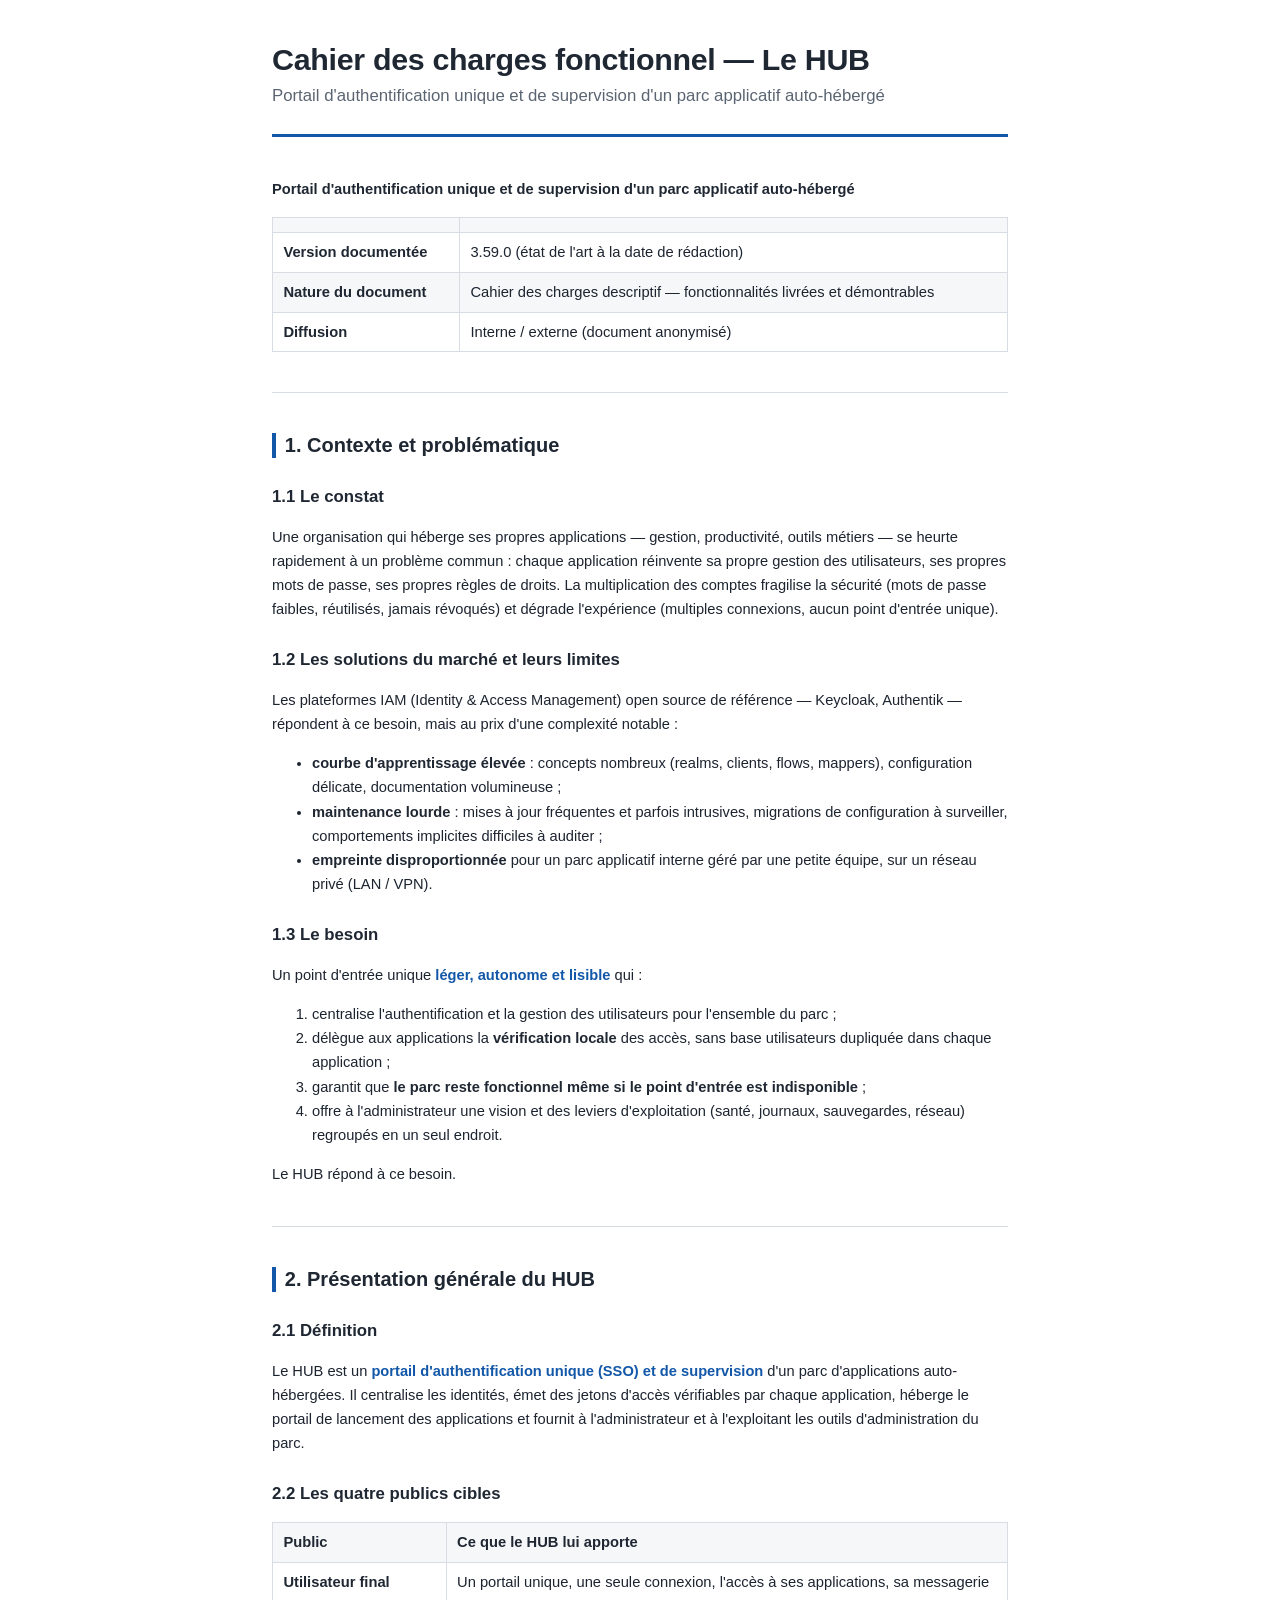
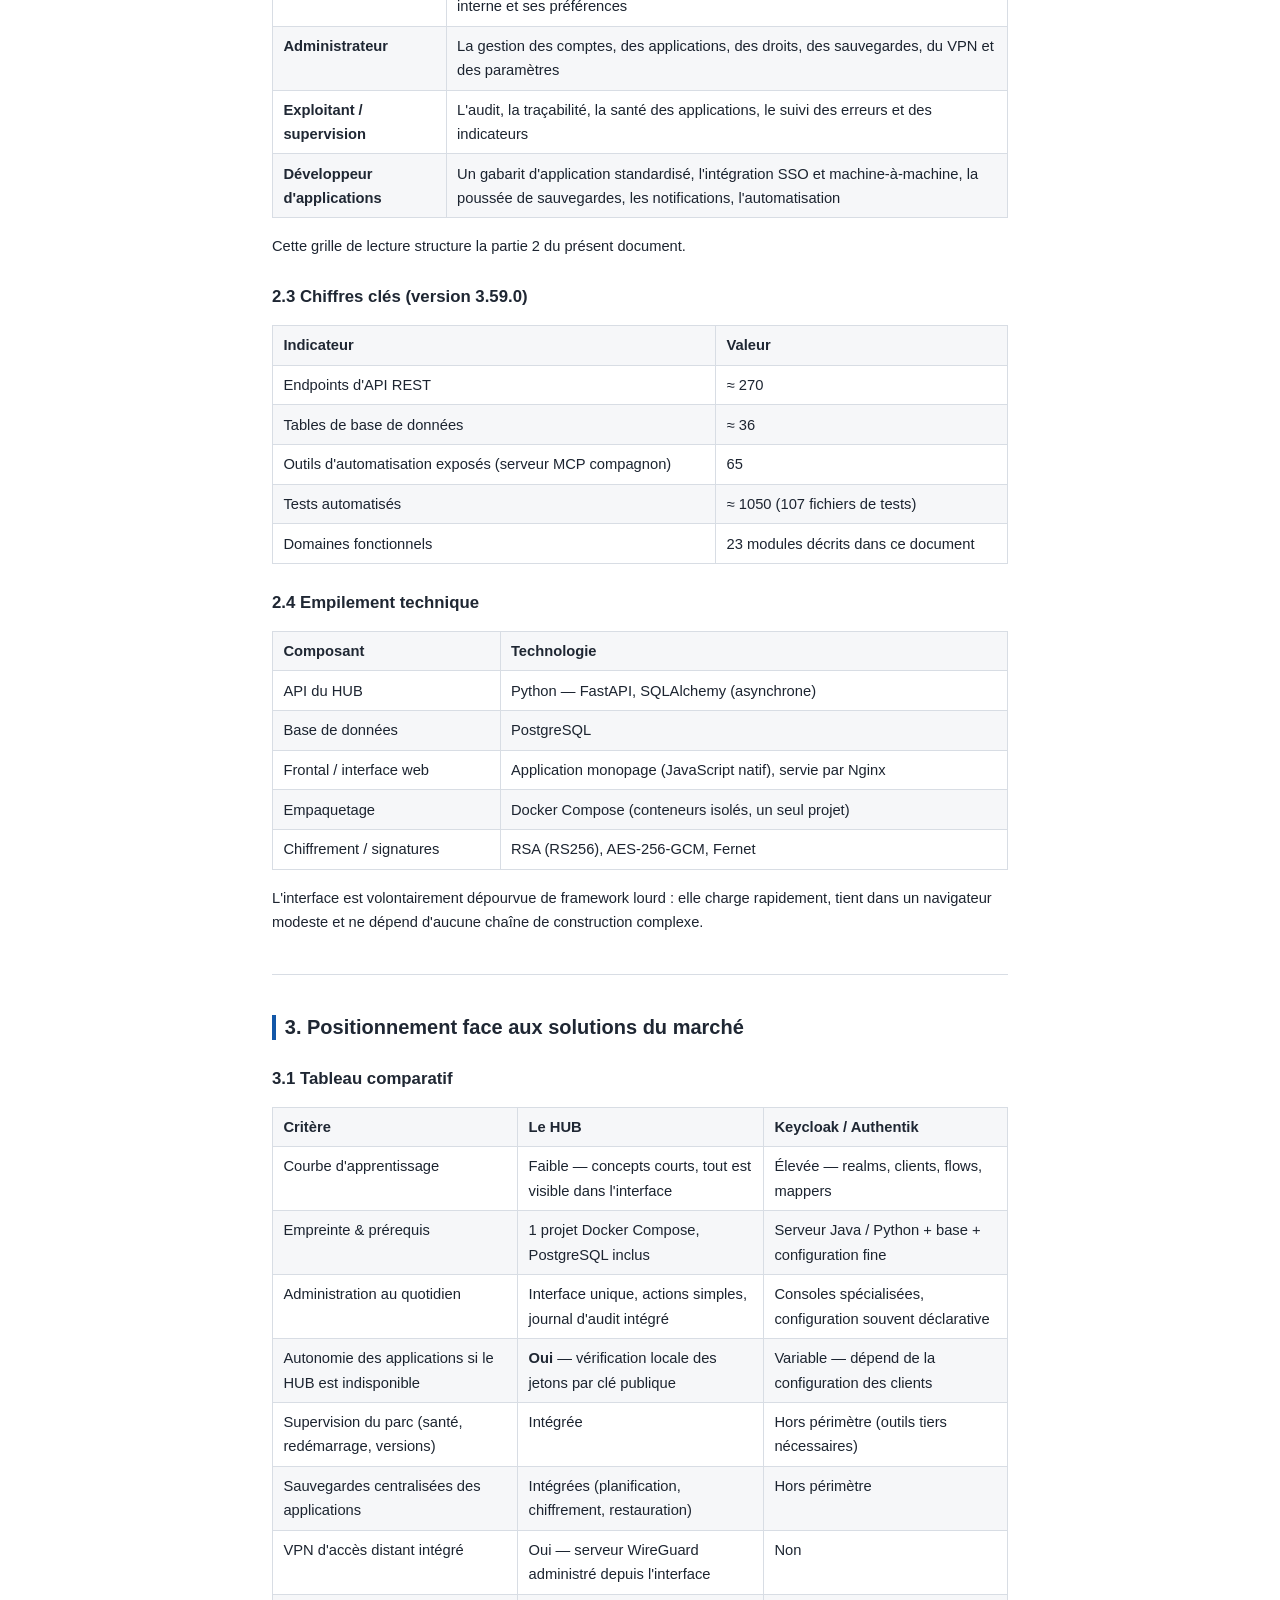
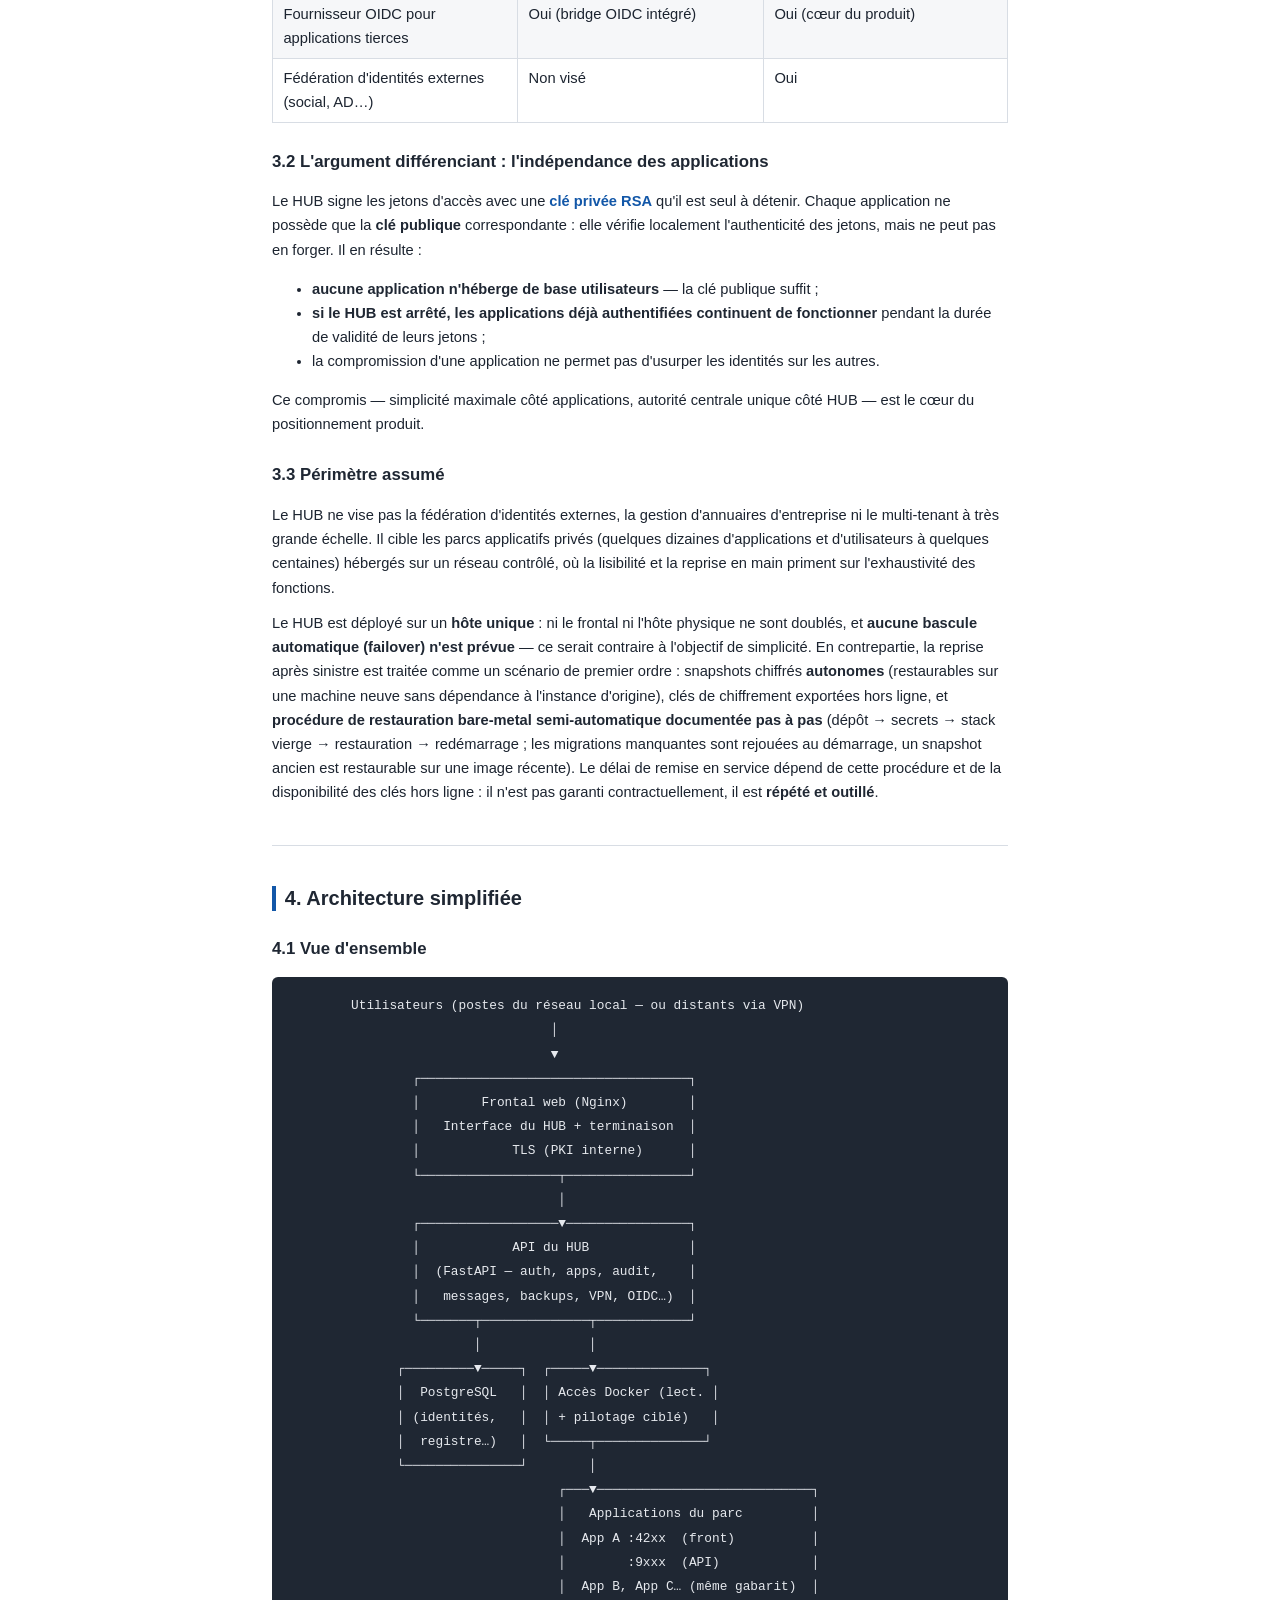
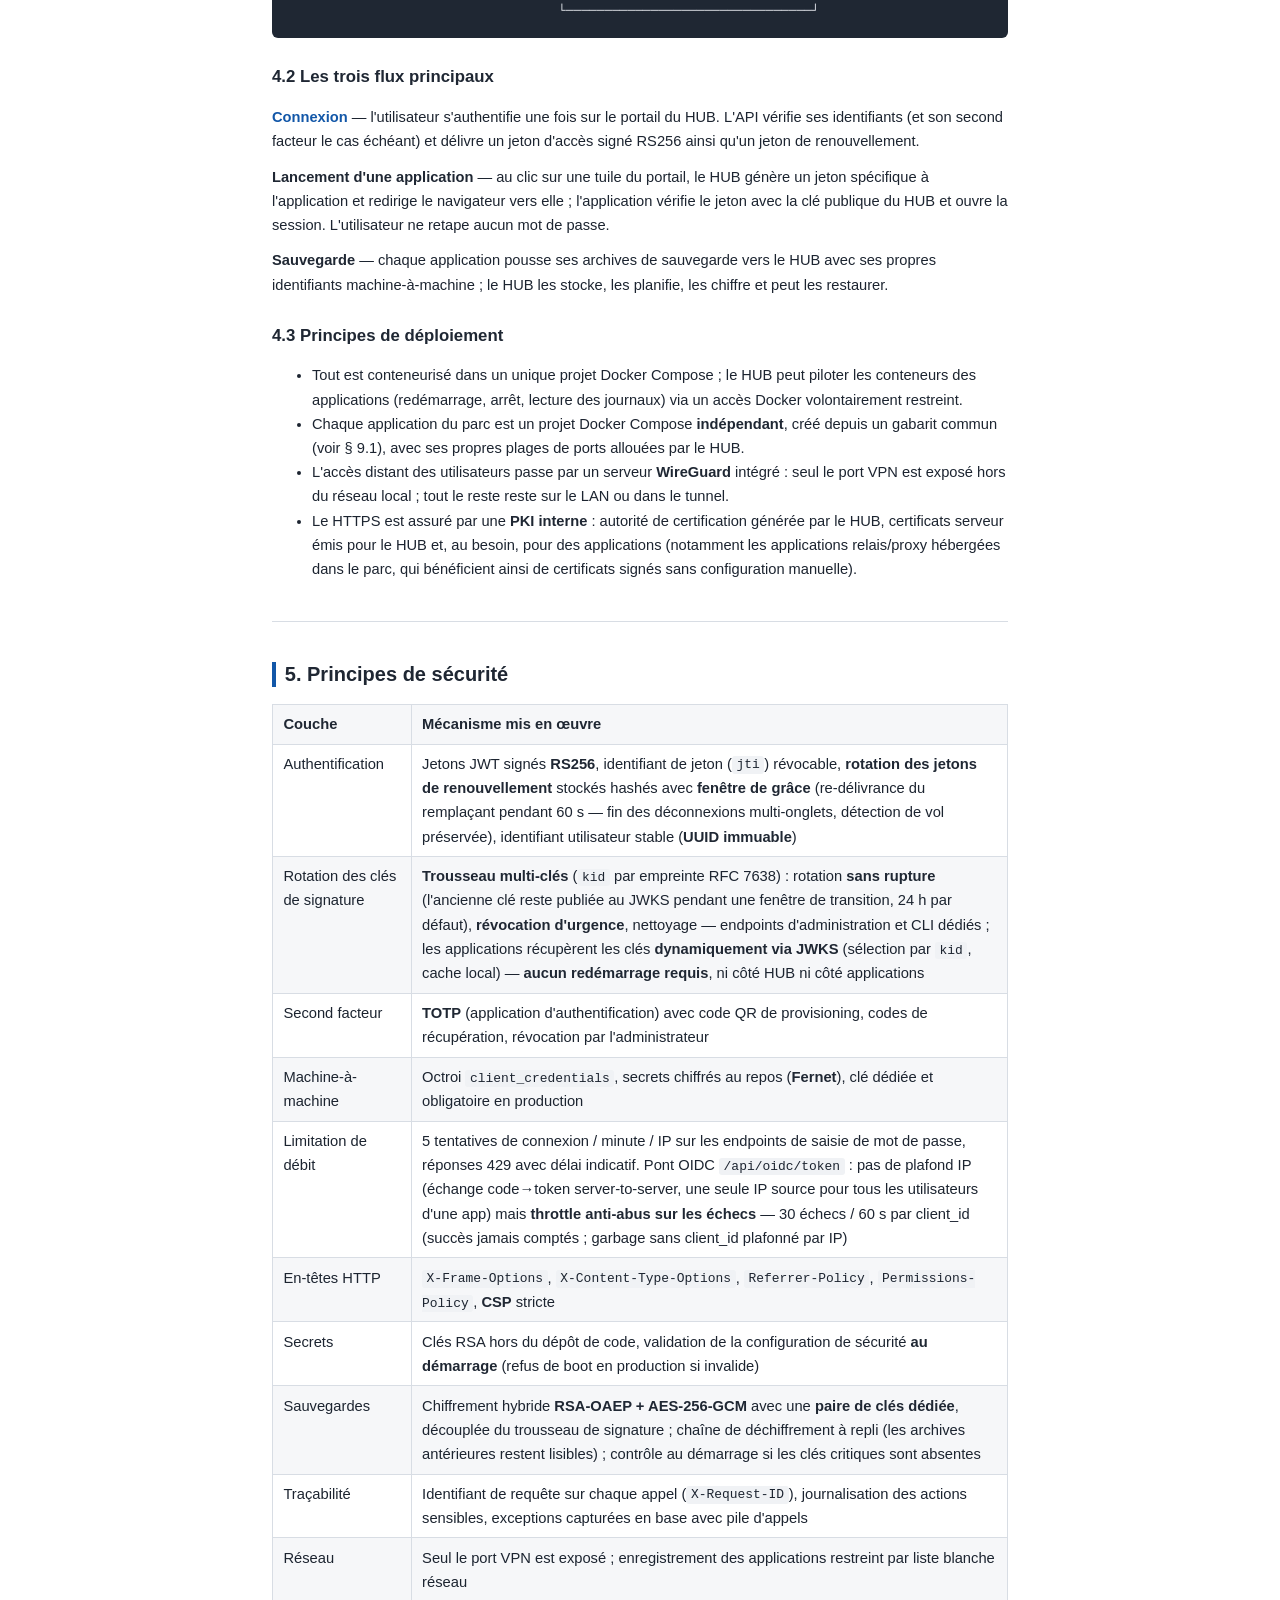
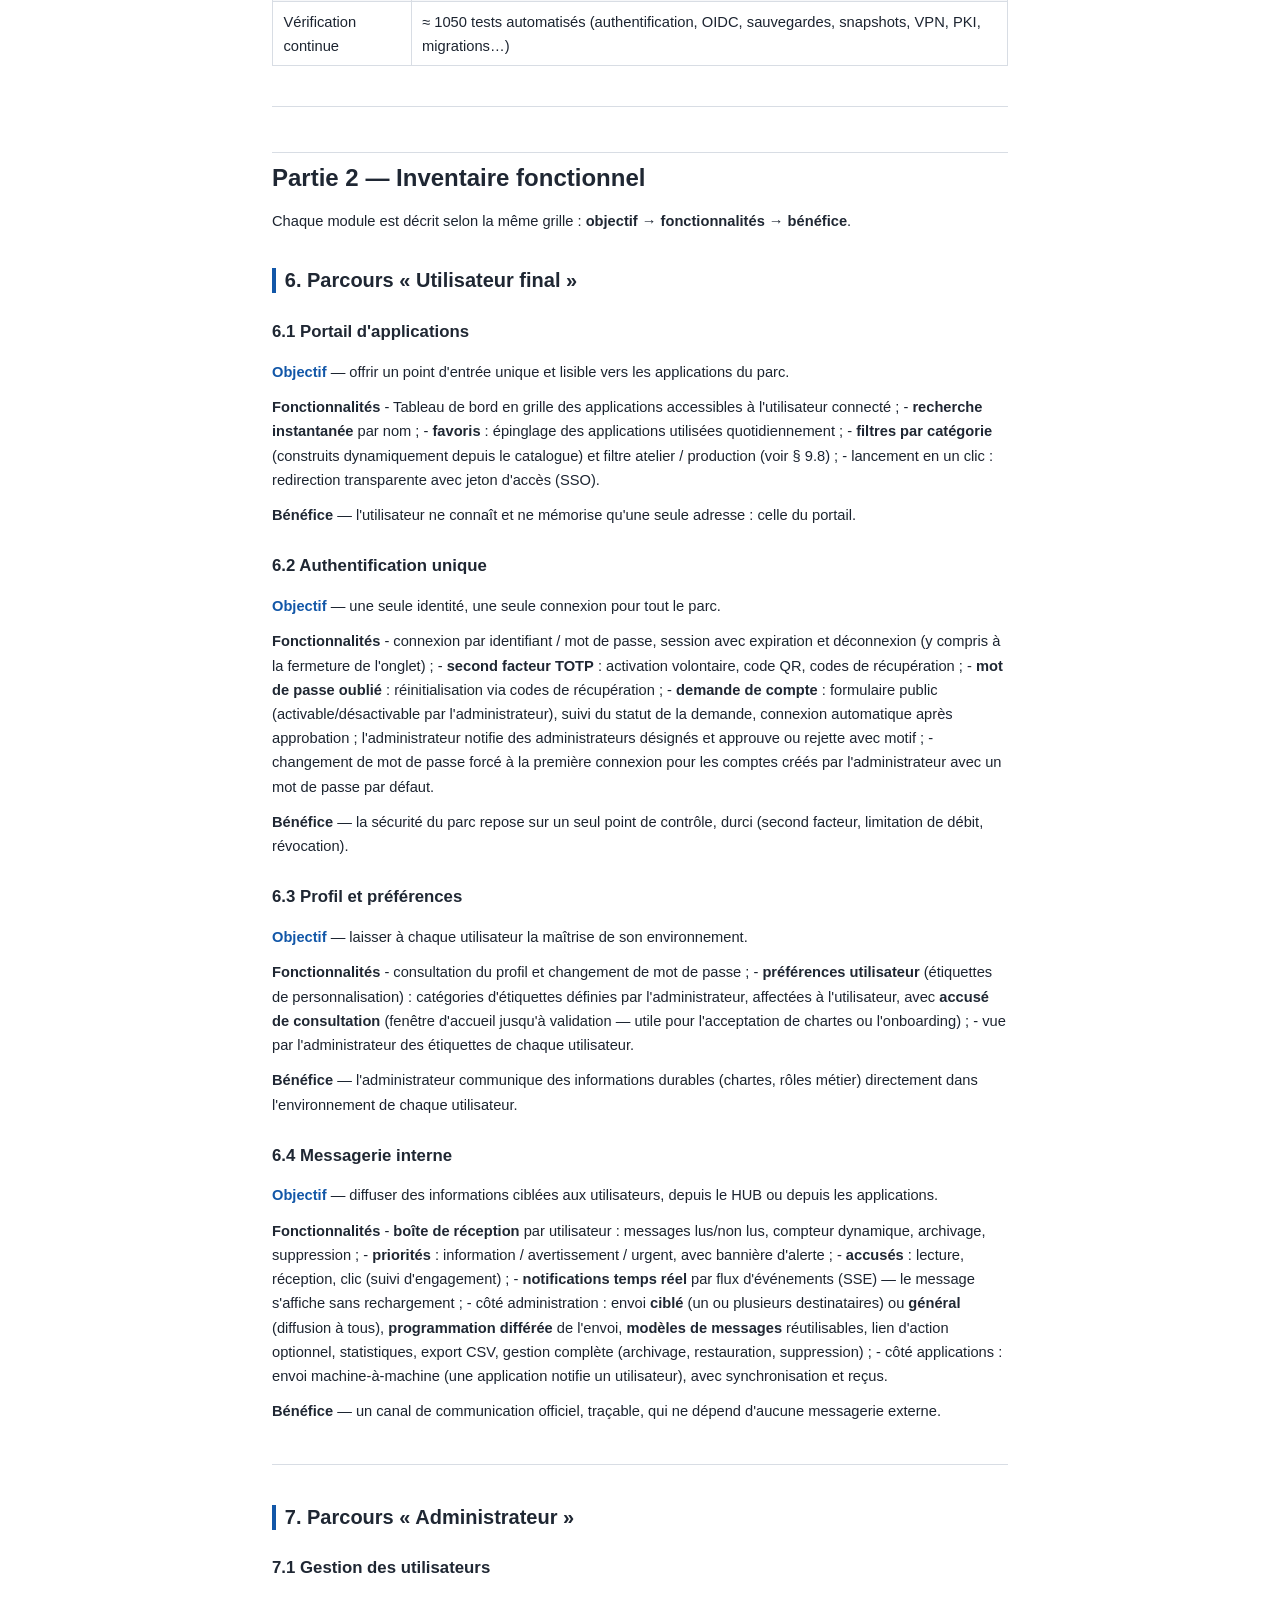
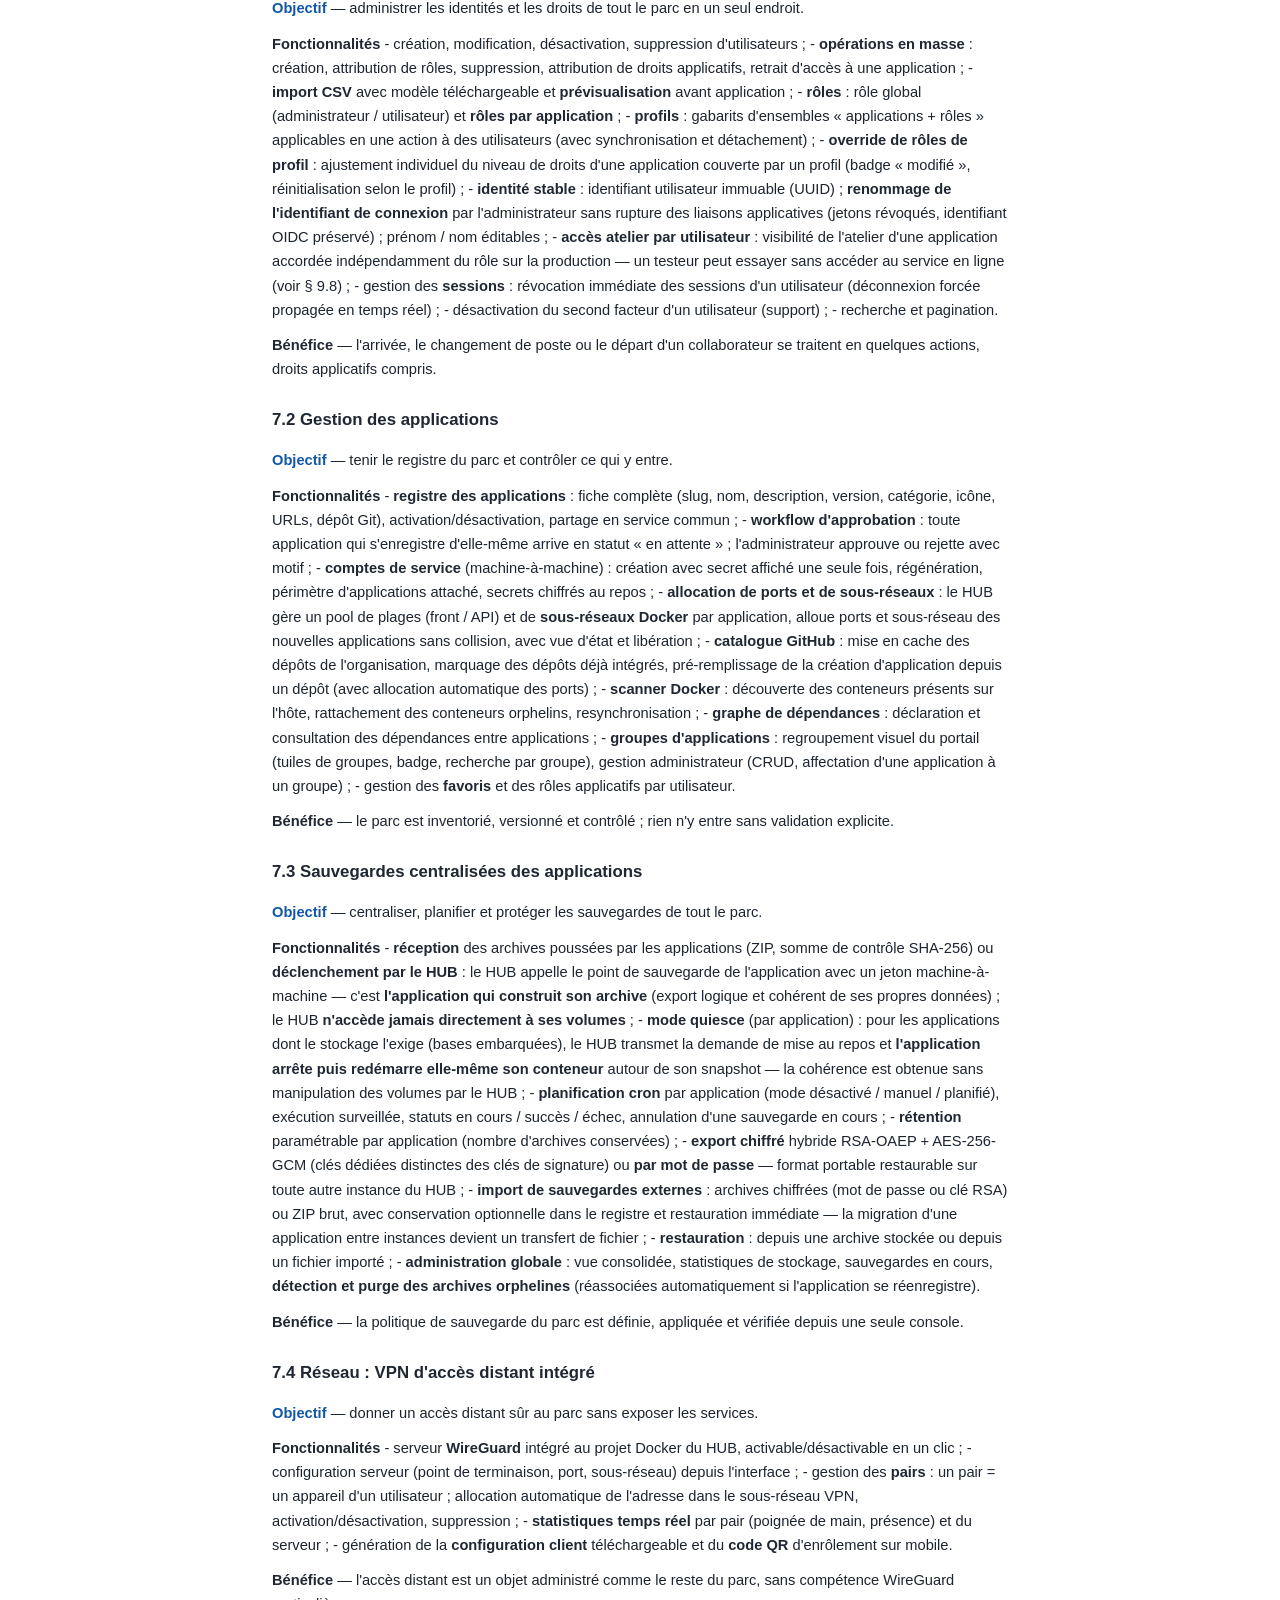
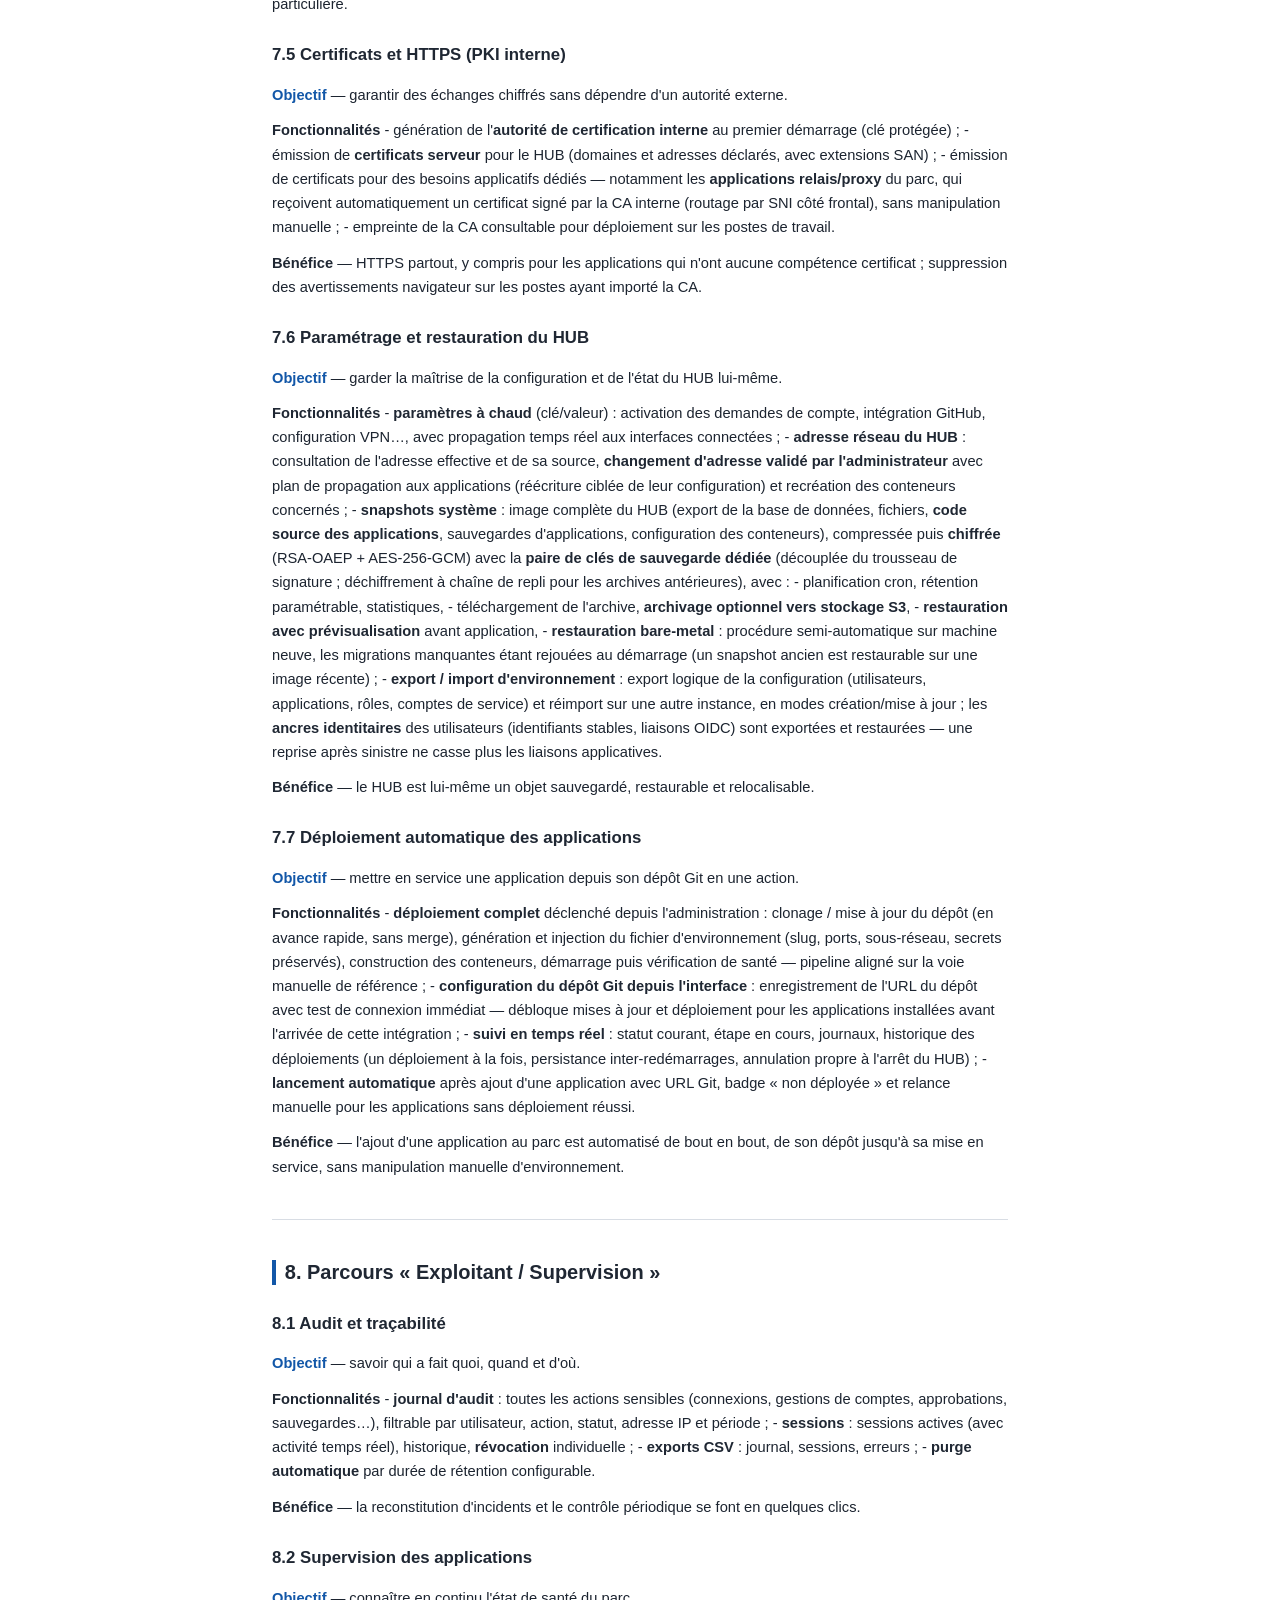
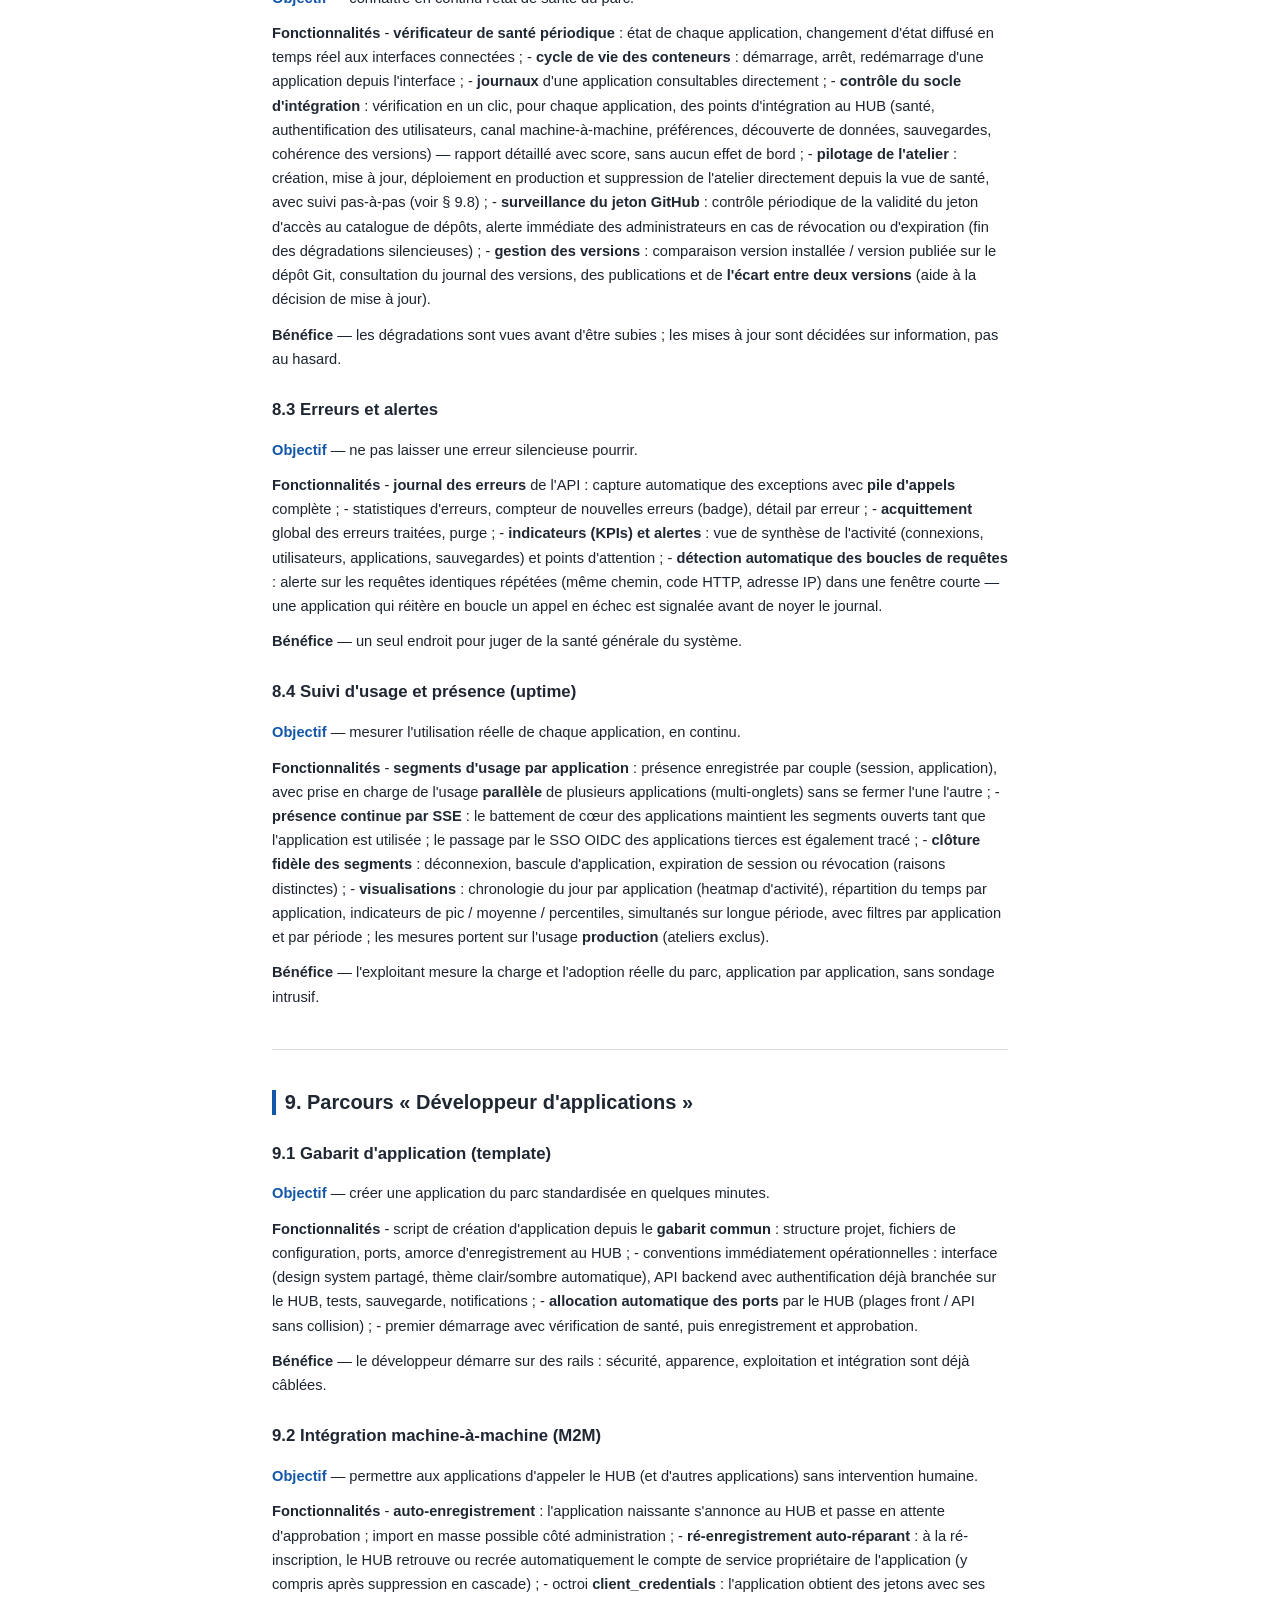
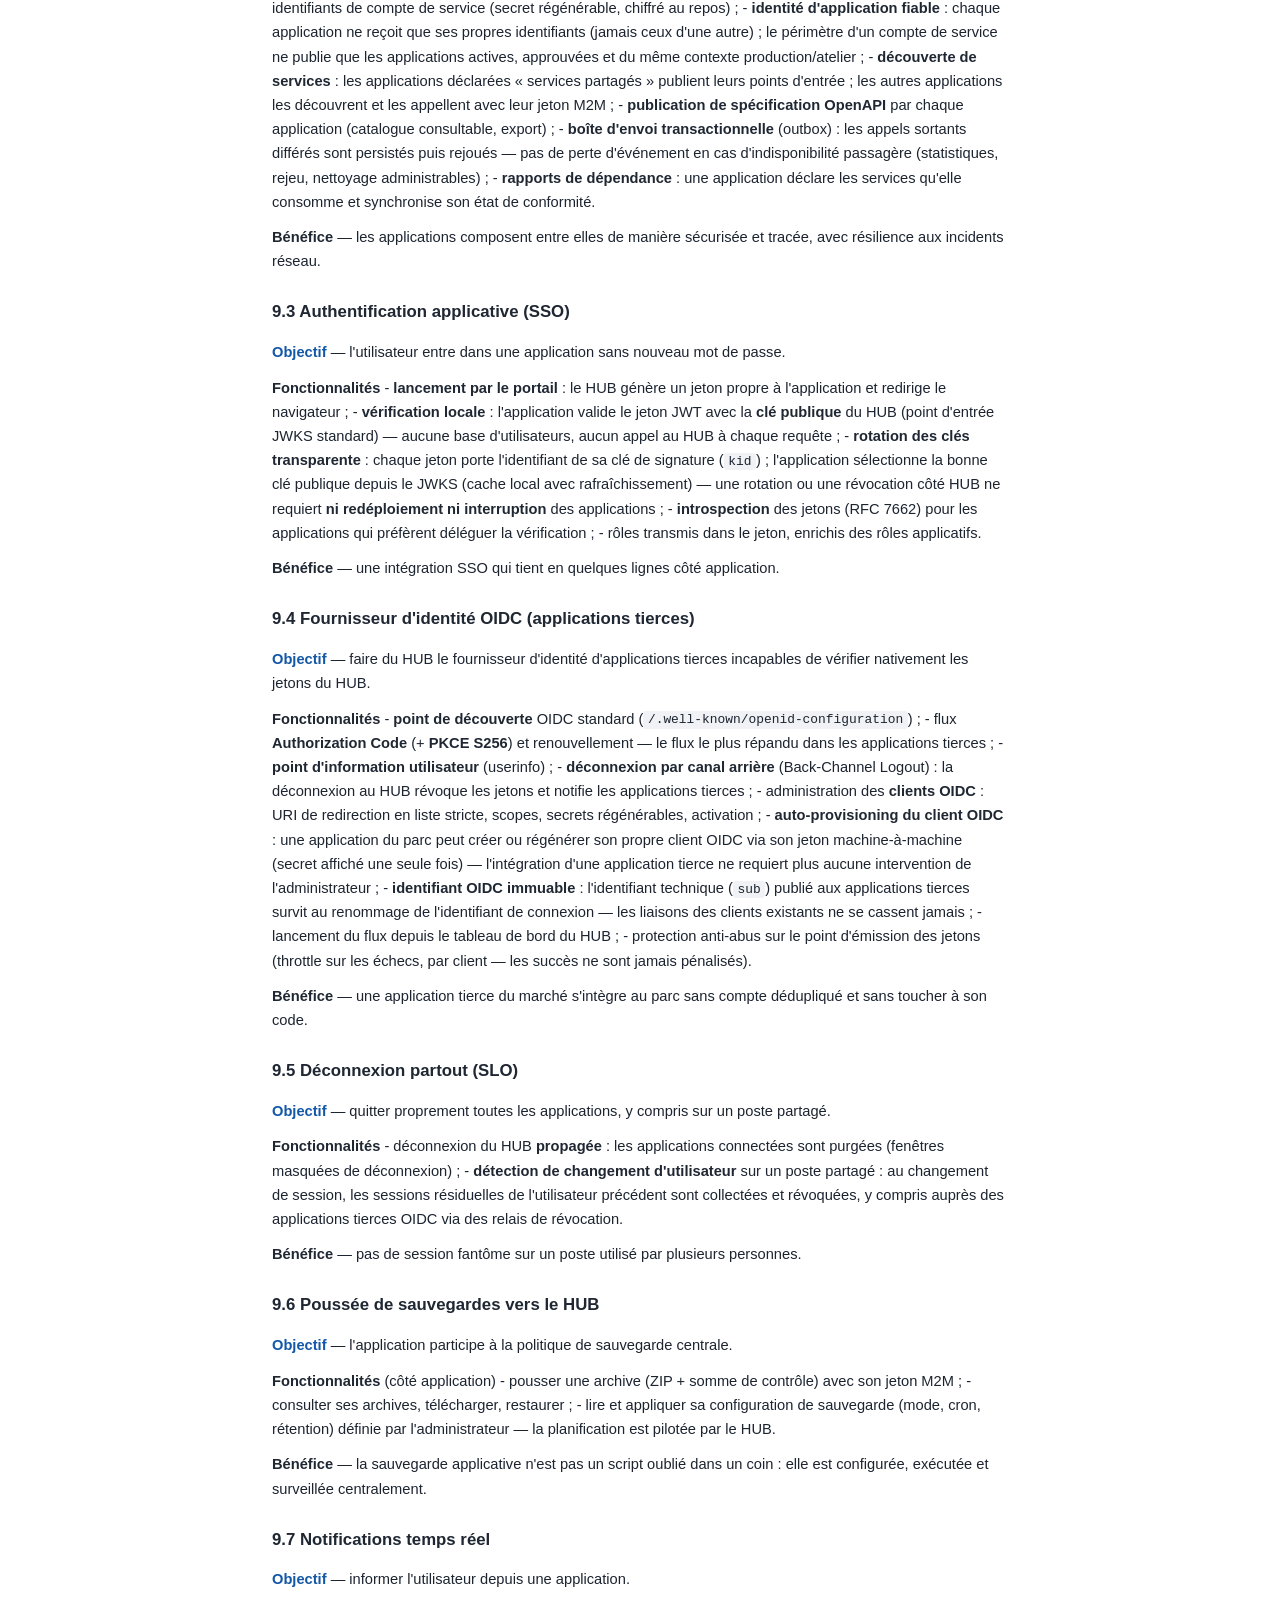
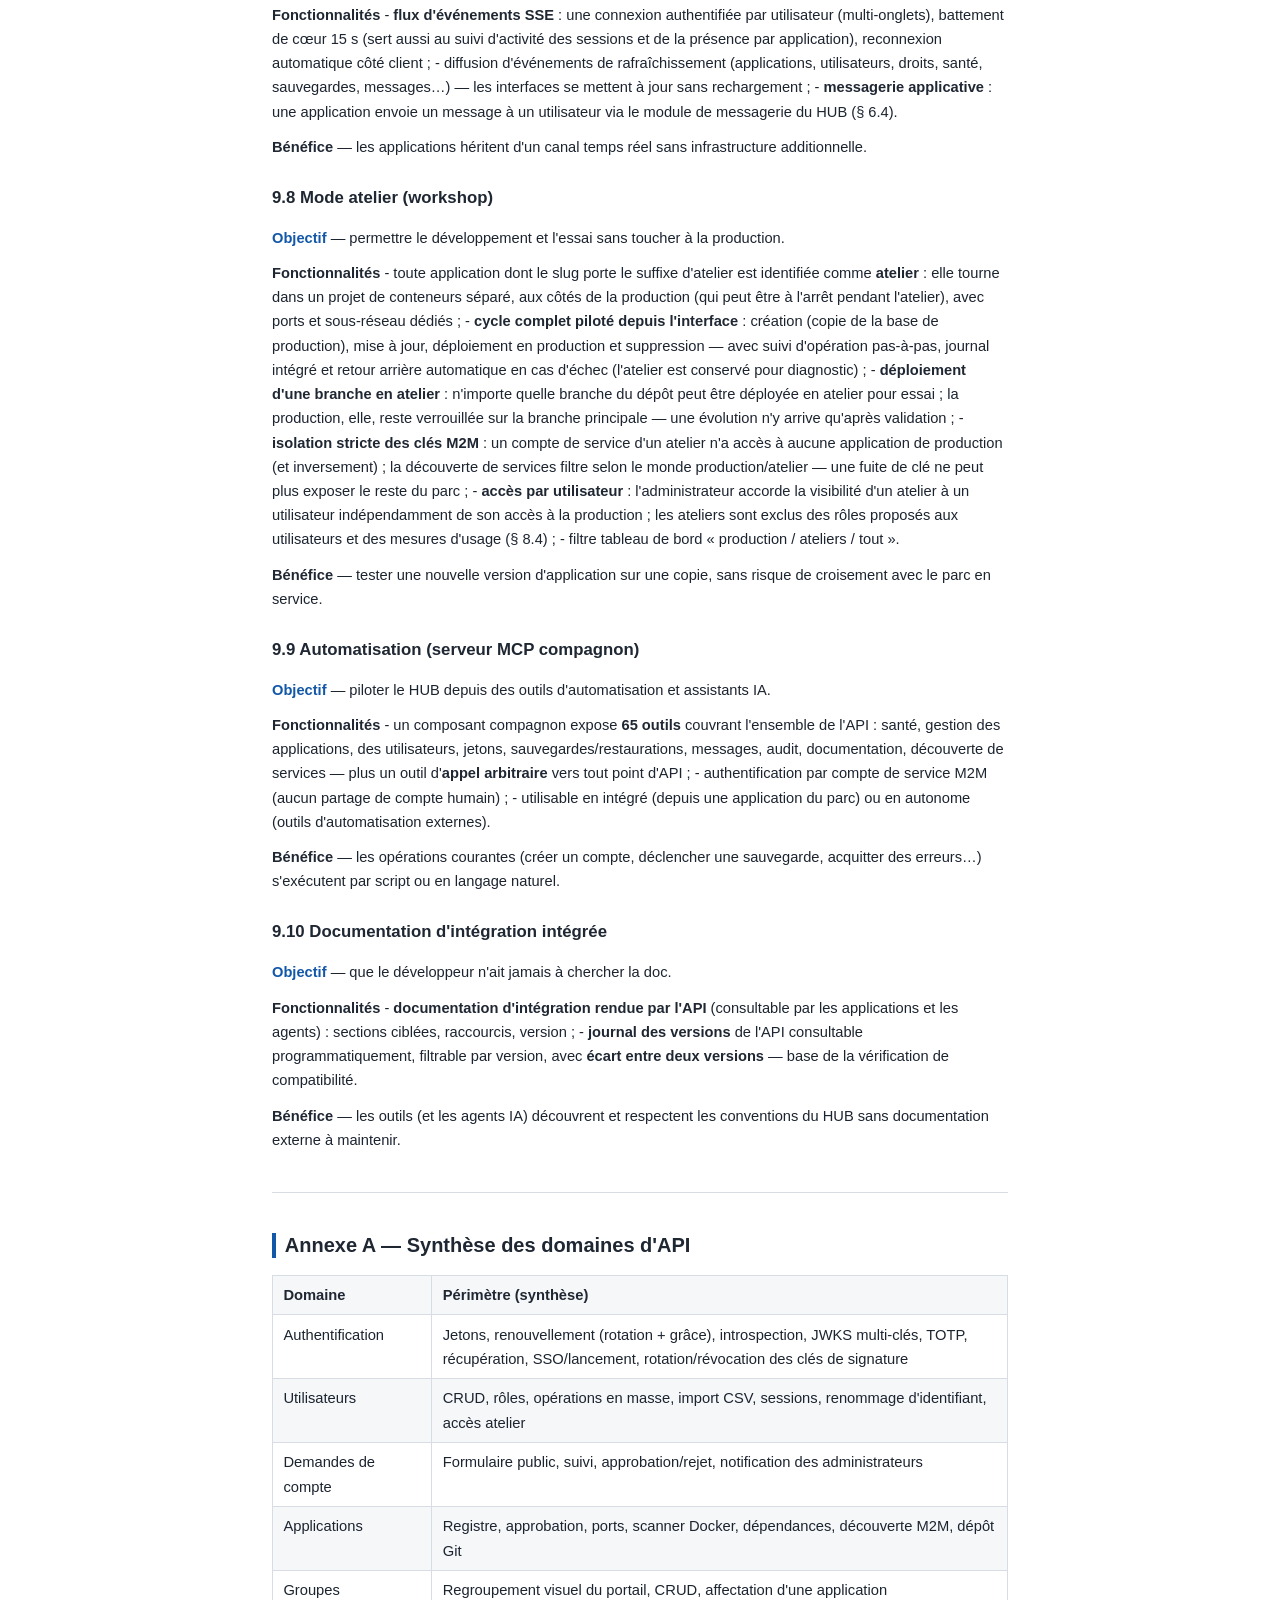
<file: docs/CAHIER_DES_CHARGES.html>
<!-- SPDX-License-Identifier: AGPL-3.0-or-later -->
<!-- Copyright (C) 2026 POULIDOR Audit & Développement (Valérian Poulidor) -->

<!DOCTYPE html>
<html lang="fr">
<head>
<meta charset="utf-8">
<meta name="viewport" content="width=device-width, initial-scale=1">
<title>Cahier des charges fonctionnel — Le HUB</title>
<style>
:root {
  --bg: #ffffff; --surface: #f6f7f9; --text: #1c2430; --muted: #5b6572;
  --accent: #1257a8; --accent-soft: #e8f0fa; --border: #d8dde4;
  --code-bg: #f0f2f5; --dark: #1f2733;
}
* { box-sizing: border-box; }
html { scroll-behavior: smooth; }
body {
  margin: 0; color: var(--text); background: var(--bg);
  font: 11pt/1.65 -apple-system, "Segoe UI", Roboto, "Helvetica Neue", Arial, sans-serif;
}
.page { max-width: 52rem; margin: 0 auto; padding: 2.5rem 3rem 4rem; }
header.doc {
  border-bottom: 3px solid var(--accent); margin-bottom: 2.5rem; padding-bottom: 1.5rem;
}
header.doc h1 { margin: 0 0 .25rem; font-size: 1.9rem; letter-spacing: -.01em; }
header.doc .subtitle { color: var(--muted); font-size: 1.05rem; margin: 0; }
h1, h2, h3, h4 { line-height: 1.25; color: var(--dark); }
h1 { font-size: 1.5rem; margin-top: 2.8rem; padding-top: .6rem; border-top: 1px solid var(--border); }
header.doc h1 { border: none; padding: 0; }
h2 { font-size: 1.25rem; margin-top: 2.2rem; padding-left: .55rem; border-left: 4px solid var(--accent); }
h3 { font-size: 1.05rem; margin-top: 1.8rem; }
h3 + p strong:first-child { color: var(--accent); }
p { margin: .7rem 0; }
table { border-collapse: collapse; width: 100%; margin: 1rem 0; font-size: .92rem; }
th, td { border: 1px solid var(--border); padding: .45rem .65rem; text-align: left; vertical-align: top; }
th { background: var(--surface); color: var(--dark); }
tr:nth-child(even) td { background: var(--surface); }
code { font: .88em/1.5 ui-monospace, "Cascadia Mono", Consolas, monospace; background: var(--code-bg); padding: .1em .35em; border-radius: 3px; }
pre { background: var(--dark); color: #e6e9ee; padding: 1rem 1.1rem; border-radius: 6px; overflow-x: auto; page-break-inside: avoid; }
pre code { background: none; color: inherit; padding: 0; font-size: .8rem; line-height: 1.45; }
blockquote { margin: 1rem 0; padding: .6rem 1rem; border-left: 4px solid var(--border); color: var(--muted); background: var(--surface); }
hr { border: none; border-top: 1px solid var(--border); margin: 2.5rem 0; }
strong { color: var(--dark); }
@media print {
  body { font-size: 10pt; }
  .page { padding: 0; max-width: none; }
  h1, h2, h3 { break-after: avoid; }
  table, pre { break-inside: avoid; }
}
</style>
</head>
<body>
<div class="page">
<header class="doc">
  <h1>Cahier des charges fonctionnel — Le HUB</h1>
  <p class="subtitle">Portail d'authentification unique et de supervision d'un parc applicatif auto-hébergé</p>
</header>
<p><strong>Portail d'authentification unique et de supervision d'un parc applicatif auto-hébergé</strong></p>
<table>
<thead>
<tr>
<th></th>
<th></th>
</tr>
</thead>
<tbody>
<tr>
<td><strong>Version documentée</strong></td>
<td>3.59.0 (état de l'art à la date de rédaction)</td>
</tr>
<tr>
<td><strong>Nature du document</strong></td>
<td>Cahier des charges descriptif — fonctionnalités livrées et démontrables</td>
</tr>
<tr>
<td><strong>Diffusion</strong></td>
<td>Interne / externe (document anonymisé)</td>
</tr>
</tbody>
</table>
<hr>
<h2>1. Contexte et problématique</h2>
<h3>1.1 Le constat</h3>
<p>Une organisation qui héberge ses propres applications — gestion, productivité, outils
métiers — se heurte rapidement à un problème commun : chaque application réinvente sa
propre gestion des utilisateurs, ses propres mots de passe, ses propres règles de droits.
La multiplication des comptes fragilise la sécurité (mots de passe faibles, réutilisés,
jamais révoqués) et dégrade l'expérience (multiples connexions, aucun point d'entrée
unique).</p>
<h3>1.2 Les solutions du marché et leurs limites</h3>
<p>Les plateformes IAM (Identity &amp; Access Management) open source de référence — Keycloak,
Authentik — répondent à ce besoin, mais au prix d'une complexité notable :</p>
<ul>
<li><strong>courbe d'apprentissage élevée</strong> : concepts nombreux (realms, clients, flows,
  mappers), configuration délicate, documentation volumineuse ;</li>
<li><strong>maintenance lourde</strong> : mises à jour fréquentes et parfois intrusives, migrations de
  configuration à surveiller, comportements implicites difficiles à auditer ;</li>
<li><strong>empreinte disproportionnée</strong> pour un parc applicatif interne géré par une petite
  équipe, sur un réseau privé (LAN / VPN).</li>
</ul>
<h3>1.3 Le besoin</h3>
<p>Un point d'entrée unique <strong>léger, autonome et lisible</strong> qui :</p>
<ol>
<li>centralise l'authentification et la gestion des utilisateurs pour l'ensemble du parc ;</li>
<li>délègue aux applications la <strong>vérification locale</strong> des accès, sans base utilisateurs
   dupliquée dans chaque application ;</li>
<li>garantit que <strong>le parc reste fonctionnel même si le point d'entrée est indisponible</strong> ;</li>
<li>offre à l'administrateur une vision et des leviers d'exploitation (santé, journaux,
   sauvegardes, réseau) regroupés en un seul endroit.</li>
</ol>
<p>Le HUB répond à ce besoin.</p>
<hr>
<h2>2. Présentation générale du HUB</h2>
<h3>2.1 Définition</h3>
<p>Le HUB est un <strong>portail d'authentification unique (SSO) et de supervision</strong> d'un parc
d'applications auto-hébergées. Il centralise les identités, émet des jetons d'accès
vérifiables par chaque application, héberge le portail de lancement des applications et
fournit à l'administrateur et à l'exploitant les outils d'administration du parc.</p>
<h3>2.2 Les quatre publics cibles</h3>
<table>
<thead>
<tr>
<th>Public</th>
<th>Ce que le HUB lui apporte</th>
</tr>
</thead>
<tbody>
<tr>
<td><strong>Utilisateur final</strong></td>
<td>Un portail unique, une seule connexion, l'accès à ses applications, sa messagerie interne et ses préférences</td>
</tr>
<tr>
<td><strong>Administrateur</strong></td>
<td>La gestion des comptes, des applications, des droits, des sauvegardes, du VPN et des paramètres</td>
</tr>
<tr>
<td><strong>Exploitant / supervision</strong></td>
<td>L'audit, la traçabilité, la santé des applications, le suivi des erreurs et des indicateurs</td>
</tr>
<tr>
<td><strong>Développeur d'applications</strong></td>
<td>Un gabarit d'application standardisé, l'intégration SSO et machine-à-machine, la poussée de sauvegardes, les notifications, l'automatisation</td>
</tr>
</tbody>
</table>
<p>Cette grille de lecture structure la partie 2 du présent document.</p>
<h3>2.3 Chiffres clés (version 3.59.0)</h3>
<table>
<thead>
<tr>
<th>Indicateur</th>
<th>Valeur</th>
</tr>
</thead>
<tbody>
<tr>
<td>Endpoints d'API REST</td>
<td>≈ 270</td>
</tr>
<tr>
<td>Tables de base de données</td>
<td>≈ 36</td>
</tr>
<tr>
<td>Outils d'automatisation exposés (serveur MCP compagnon)</td>
<td>65</td>
</tr>
<tr>
<td>Tests automatisés</td>
<td>≈ 1050 (107 fichiers de tests)</td>
</tr>
<tr>
<td>Domaines fonctionnels</td>
<td>23 modules décrits dans ce document</td>
</tr>
</tbody>
</table>
<h3>2.4 Empilement technique</h3>
<table>
<thead>
<tr>
<th>Composant</th>
<th>Technologie</th>
</tr>
</thead>
<tbody>
<tr>
<td>API du HUB</td>
<td>Python — FastAPI, SQLAlchemy (asynchrone)</td>
</tr>
<tr>
<td>Base de données</td>
<td>PostgreSQL</td>
</tr>
<tr>
<td>Frontal / interface web</td>
<td>Application monopage (JavaScript natif), servie par Nginx</td>
</tr>
<tr>
<td>Empaquetage</td>
<td>Docker Compose (conteneurs isolés, un seul projet)</td>
</tr>
<tr>
<td>Chiffrement / signatures</td>
<td>RSA (RS256), AES-256-GCM, Fernet</td>
</tr>
</tbody>
</table>
<p>L'interface est volontairement dépourvue de framework lourd : elle charge rapidement,
tient dans un navigateur modeste et ne dépend d'aucune chaîne de construction complexe.</p>
<hr>
<h2>3. Positionnement face aux solutions du marché</h2>
<h3>3.1 Tableau comparatif</h3>
<table>
<thead>
<tr>
<th>Critère</th>
<th>Le HUB</th>
<th>Keycloak / Authentik</th>
</tr>
</thead>
<tbody>
<tr>
<td>Courbe d'apprentissage</td>
<td>Faible — concepts courts, tout est visible dans l'interface</td>
<td>Élevée — realms, clients, flows, mappers</td>
</tr>
<tr>
<td>Empreinte &amp; prérequis</td>
<td>1 projet Docker Compose, PostgreSQL inclus</td>
<td>Serveur Java / Python + base + configuration fine</td>
</tr>
<tr>
<td>Administration au quotidien</td>
<td>Interface unique, actions simples, journal d'audit intégré</td>
<td>Consoles spécialisées, configuration souvent déclarative</td>
</tr>
<tr>
<td>Autonomie des applications si le HUB est indisponible</td>
<td><strong>Oui</strong> — vérification locale des jetons par clé publique</td>
<td>Variable — dépend de la configuration des clients</td>
</tr>
<tr>
<td>Supervision du parc (santé, redémarrage, versions)</td>
<td>Intégrée</td>
<td>Hors périmètre (outils tiers nécessaires)</td>
</tr>
<tr>
<td>Sauvegardes centralisées des applications</td>
<td>Intégrées (planification, chiffrement, restauration)</td>
<td>Hors périmètre</td>
</tr>
<tr>
<td>VPN d'accès distant intégré</td>
<td>Oui — serveur WireGuard administré depuis l'interface</td>
<td>Non</td>
</tr>
<tr>
<td>Fournisseur OIDC pour applications tierces</td>
<td>Oui (bridge OIDC intégré)</td>
<td>Oui (cœur du produit)</td>
</tr>
<tr>
<td>Fédération d'identités externes (social, AD…)</td>
<td>Non visé</td>
<td>Oui</td>
</tr>
</tbody>
</table>
<h3>3.2 L'argument différenciant : l'indépendance des applications</h3>
<p>Le HUB signe les jetons d'accès avec une <strong>clé privée RSA</strong> qu'il est seul à détenir.
Chaque application ne possède que la <strong>clé publique</strong> correspondante : elle vérifie
localement l'authenticité des jetons, mais ne peut pas en forger. Il en résulte :</p>
<ul>
<li><strong>aucune application n'héberge de base utilisateurs</strong> — la clé publique suffit ;</li>
<li><strong>si le HUB est arrêté, les applications déjà authentifiées continuent de fonctionner</strong>
  pendant la durée de validité de leurs jetons ;</li>
<li>la compromission d'une application ne permet pas d'usurper les identités sur les autres.</li>
</ul>
<p>Ce compromis — simplicité maximale côté applications, autorité centrale unique côté HUB —
est le cœur du positionnement produit.</p>
<h3>3.3 Périmètre assumé</h3>
<p>Le HUB ne vise pas la fédération d'identités externes, la gestion d'annuaires d'entreprise
ni le multi-tenant à très grande échelle. Il cible les parcs applicatifs privés (quelques
dizaines d'applications et d'utilisateurs à quelques centaines) hébergés sur un réseau
contrôlé, où la lisibilité et la reprise en main priment sur l'exhaustivité des fonctions.</p>
<p>Le HUB est déployé sur un <strong>hôte unique</strong> : ni le frontal ni l'hôte physique ne sont
doublés, et <strong>aucune bascule automatique (failover) n'est prévue</strong> — ce serait contraire
à l'objectif de simplicité. En contrepartie, la reprise après sinistre est traitée comme
un scénario de premier ordre : snapshots chiffrés <strong>autonomes</strong> (restaurables sur une
machine neuve sans dépendance à l'instance d'origine), clés de chiffrement exportées hors
ligne, et <strong>procédure de restauration bare-metal semi-automatique documentée pas à pas</strong>
(dépôt → secrets → stack vierge → restauration → redémarrage ; les migrations manquantes
sont rejouées au démarrage, un snapshot ancien est restaurable sur une image récente).
Le délai de remise en service dépend de cette procédure et de la disponibilité des clés
hors ligne : il n'est pas garanti contractuellement, il est <strong>répété et outillé</strong>.</p>
<hr>
<h2>4. Architecture simplifiée</h2>
<h3>4.1 Vue d'ensemble</h3>
<pre><code>        Utilisateurs (postes du réseau local — ou distants via VPN)
                                  │
                                  ▼
                ┌───────────────────────────────────┐
                │        Frontal web (Nginx)        │
                │   Interface du HUB + terminaison  │
                │            TLS (PKI interne)      │
                └──────────────────┬────────────────┘
                                   │
                ┌──────────────────▼────────────────┐
                │            API du HUB             │
                │  (FastAPI — auth, apps, audit,    │
                │   messages, backups, VPN, OIDC…)  │
                └───────┬──────────────┬────────────┘
                        │              │
              ┌─────────▼─────┐  ┌─────▼──────────────┐
              │  PostgreSQL   │  │ Accès Docker (lect. │
              │ (identités,   │  │ + pilotage ciblé)   │
              │  registre…)   │  └─────┬──────────────┘
              └───────────────┘        │
                                   ┌───▼────────────────────────────┐
                                   │   Applications du parc         │
                                   │  App A :42xx  (front)          │
                                   │        :9xxx  (API)            │
                                   │  App B, App C… (même gabarit)  │
                                   └────────────────────────────────┘
</code></pre>
<h3>4.2 Les trois flux principaux</h3>
<p><strong>Connexion</strong> — l'utilisateur s'authentifie une fois sur le portail du HUB. L'API vérifie
ses identifiants (et son second facteur le cas échéant) et délivre un jeton d'accès signé
RS256 ainsi qu'un jeton de renouvellement.</p>
<p><strong>Lancement d'une application</strong> — au clic sur une tuile du portail, le HUB génère un jeton
spécifique à l'application et redirige le navigateur vers elle ; l'application vérifie le
jeton avec la clé publique du HUB et ouvre la session. L'utilisateur ne retape aucun mot
de passe.</p>
<p><strong>Sauvegarde</strong> — chaque application pousse ses archives de sauvegarde vers le HUB avec ses
propres identifiants machine-à-machine ; le HUB les stocke, les planifie, les chiffre et
peut les restaurer.</p>
<h3>4.3 Principes de déploiement</h3>
<ul>
<li>Tout est conteneurisé dans un unique projet Docker Compose ; le HUB peut piloter les
  conteneurs des applications (redémarrage, arrêt, lecture des journaux) via un accès
  Docker volontairement restreint.</li>
<li>Chaque application du parc est un projet Docker Compose <strong>indépendant</strong>, créé depuis un
  gabarit commun (voir § 9.1), avec ses propres plages de ports allouées par le HUB.</li>
<li>L'accès distant des utilisateurs passe par un serveur <strong>WireGuard</strong> intégré : seul le
  port VPN est exposé hors du réseau local ; tout le reste reste sur le LAN ou dans le
  tunnel.</li>
<li>Le HTTPS est assuré par une <strong>PKI interne</strong> : autorité de certification générée par le
  HUB, certificats serveur émis pour le HUB et, au besoin, pour des applications
  (notamment les applications relais/proxy hébergées dans le parc, qui bénéficient ainsi
  de certificats signés sans configuration manuelle).</li>
</ul>
<hr>
<h2>5. Principes de sécurité</h2>
<table>
<thead>
<tr>
<th>Couche</th>
<th>Mécanisme mis en œuvre</th>
</tr>
</thead>
<tbody>
<tr>
<td>Authentification</td>
<td>Jetons JWT signés <strong>RS256</strong>, identifiant de jeton (<code>jti</code>) révocable, <strong>rotation des jetons de renouvellement</strong> stockés hashés avec <strong>fenêtre de grâce</strong> (re-délivrance du remplaçant pendant 60 s — fin des déconnexions multi-onglets, détection de vol préservée), identifiant utilisateur stable (<strong>UUID immuable</strong>)</td>
</tr>
<tr>
<td>Rotation des clés de signature</td>
<td><strong>Trousseau multi-clés</strong> (<code>kid</code> par empreinte RFC 7638) : rotation <strong>sans rupture</strong> (l'ancienne clé reste publiée au JWKS pendant une fenêtre de transition, 24 h par défaut), <strong>révocation d'urgence</strong>, nettoyage — endpoints d'administration et CLI dédiés ; les applications récupèrent les clés <strong>dynamiquement via JWKS</strong> (sélection par <code>kid</code>, cache local) — <strong>aucun redémarrage requis</strong>, ni côté HUB ni côté applications</td>
</tr>
<tr>
<td>Second facteur</td>
<td><strong>TOTP</strong> (application d'authentification) avec code QR de provisioning, codes de récupération, révocation par l'administrateur</td>
</tr>
<tr>
<td>Machine-à-machine</td>
<td>Octroi <code>client_credentials</code>, secrets chiffrés au repos (<strong>Fernet</strong>), clé dédiée et obligatoire en production</td>
</tr>
<tr>
<td>Limitation de débit</td>
<td>5 tentatives de connexion / minute / IP sur les endpoints de saisie de mot de passe, réponses 429 avec délai indicatif. Pont OIDC <code>/api/oidc/token</code> : pas de plafond IP (échange code→token server-to-server, une seule IP source pour tous les utilisateurs d'une app) mais <strong>throttle anti-abus sur les échecs</strong> — 30 échecs / 60 s par client_id (succès jamais comptés ; garbage sans client_id plafonné par IP)</td>
</tr>
<tr>
<td>En-têtes HTTP</td>
<td><code>X-Frame-Options</code>, <code>X-Content-Type-Options</code>, <code>Referrer-Policy</code>, <code>Permissions-Policy</code>, <strong>CSP</strong> stricte</td>
</tr>
<tr>
<td>Secrets</td>
<td>Clés RSA hors du dépôt de code, validation de la configuration de sécurité <strong>au démarrage</strong> (refus de boot en production si invalide)</td>
</tr>
<tr>
<td>Sauvegardes</td>
<td>Chiffrement hybride <strong>RSA-OAEP + AES-256-GCM</strong> avec une <strong>paire de clés dédiée</strong>, découplée du trousseau de signature ; chaîne de déchiffrement à repli (les archives antérieures restent lisibles) ; contrôle au démarrage si les clés critiques sont absentes</td>
</tr>
<tr>
<td>Traçabilité</td>
<td>Identifiant de requête sur chaque appel (<code>X-Request-ID</code>), journalisation des actions sensibles, exceptions capturées en base avec pile d'appels</td>
</tr>
<tr>
<td>Réseau</td>
<td>Seul le port VPN est exposé ; enregistrement des applications restreint par liste blanche réseau</td>
</tr>
<tr>
<td>Vérification continue</td>
<td>≈ 1050 tests automatisés (authentification, OIDC, sauvegardes, snapshots, VPN, PKI, migrations…)</td>
</tr>
</tbody>
</table>
<hr>
<h1>Partie 2 — Inventaire fonctionnel</h1>
<p>Chaque module est décrit selon la même grille : <strong>objectif → fonctionnalités → bénéfice</strong>.</p>
<h2>6. Parcours « Utilisateur final »</h2>
<h3>6.1 Portail d'applications</h3>
<p><strong>Objectif</strong> — offrir un point d'entrée unique et lisible vers les applications du parc.</p>
<p><strong>Fonctionnalités</strong>
- Tableau de bord en grille des applications accessibles à l'utilisateur connecté ;
- <strong>recherche instantanée</strong> par nom ;
- <strong>favoris</strong> : épinglage des applications utilisées quotidiennement ;
- <strong>filtres par catégorie</strong> (construits dynamiquement depuis le catalogue) et filtre
  atelier / production (voir § 9.8) ;
- lancement en un clic : redirection transparente avec jeton d'accès (SSO).</p>
<p><strong>Bénéfice</strong> — l'utilisateur ne connaît et ne mémorise qu'une seule adresse : celle du
portail.</p>
<h3>6.2 Authentification unique</h3>
<p><strong>Objectif</strong> — une seule identité, une seule connexion pour tout le parc.</p>
<p><strong>Fonctionnalités</strong>
- connexion par identifiant / mot de passe, session avec expiration et déconnexion
  (y compris à la fermeture de l'onglet) ;
- <strong>second facteur TOTP</strong> : activation volontaire, code QR, codes de récupération ;
- <strong>mot de passe oublié</strong> : réinitialisation via codes de récupération ;
- <strong>demande de compte</strong> : formulaire public (activable/désactivable par
  l'administrateur), suivi du statut de la demande, connexion automatique après
  approbation ; l'administrateur notifie des administrateurs désignés et approuve ou
  rejette avec motif ;
- changement de mot de passe forcé à la première connexion pour les comptes créés par
  l'administrateur avec un mot de passe par défaut.</p>
<p><strong>Bénéfice</strong> — la sécurité du parc repose sur un seul point de contrôle, durci
(second facteur, limitation de débit, révocation).</p>
<h3>6.3 Profil et préférences</h3>
<p><strong>Objectif</strong> — laisser à chaque utilisateur la maîtrise de son environnement.</p>
<p><strong>Fonctionnalités</strong>
- consultation du profil et changement de mot de passe ;
- <strong>préférences utilisateur</strong> (étiquettes de personnalisation) : catégories d'étiquettes
  définies par l'administrateur, affectées à l'utilisateur, avec <strong>accusé de
  consultation</strong> (fenêtre d'accueil jusqu'à validation — utile pour l'acceptation de
  chartes ou l'onboarding) ;
- vue par l'administrateur des étiquettes de chaque utilisateur.</p>
<p><strong>Bénéfice</strong> — l'administrateur communique des informations durables (chartes, rôles
métier) directement dans l'environnement de chaque utilisateur.</p>
<h3>6.4 Messagerie interne</h3>
<p><strong>Objectif</strong> — diffuser des informations ciblées aux utilisateurs, depuis le HUB ou
depuis les applications.</p>
<p><strong>Fonctionnalités</strong>
- <strong>boîte de réception</strong> par utilisateur : messages lus/non lus, compteur dynamique,
  archivage, suppression ;
- <strong>priorités</strong> : information / avertissement / urgent, avec bannière d'alerte ;
- <strong>accusés</strong> : lecture, réception, clic (suivi d'engagement) ;
- <strong>notifications temps réel</strong> par flux d'événements (SSE) — le message s'affiche sans
  rechargement ;
- côté administration : envoi <strong>ciblé</strong> (un ou plusieurs destinataires) ou <strong>général</strong>
  (diffusion à tous), <strong>programmation différée</strong> de l'envoi, <strong>modèles de messages</strong>
  réutilisables, lien d'action optionnel, statistiques, export CSV, gestion complète
  (archivage, restauration, suppression) ;
- côté applications : envoi machine-à-machine (une application notifie un utilisateur),
  avec synchronisation et reçus.</p>
<p><strong>Bénéfice</strong> — un canal de communication officiel, traçable, qui ne dépend d'aucune
messagerie externe.</p>
<hr>
<h2>7. Parcours « Administrateur »</h2>
<h3>7.1 Gestion des utilisateurs</h3>
<p><strong>Objectif</strong> — administrer les identités et les droits de tout le parc en un seul endroit.</p>
<p><strong>Fonctionnalités</strong>
- création, modification, désactivation, suppression d'utilisateurs ;
- <strong>opérations en masse</strong> : création, attribution de rôles, suppression, attribution de
  droits applicatifs, retrait d'accès à une application ;
- <strong>import CSV</strong> avec modèle téléchargeable et <strong>prévisualisation</strong> avant application ;
- <strong>rôles</strong> : rôle global (administrateur / utilisateur) et <strong>rôles par application</strong> ;
- <strong>profils</strong> : gabarits d'ensembles « applications + rôles » applicables en une action à
  des utilisateurs (avec synchronisation et détachement) ;
- <strong>override de rôles de profil</strong> : ajustement individuel du niveau de droits d'une
  application couverte par un profil (badge « modifié », réinitialisation selon le
  profil) ;
- <strong>identité stable</strong> : identifiant utilisateur immuable (UUID) ; <strong>renommage de
  l'identifiant de connexion</strong> par l'administrateur sans rupture des liaisons
  applicatives (jetons révoqués, identifiant OIDC préservé) ; prénom / nom éditables ;
- <strong>accès atelier par utilisateur</strong> : visibilité de l'atelier d'une application accordée
  indépendamment du rôle sur la production — un testeur peut essayer sans accéder au
  service en ligne (voir § 9.8) ;
- gestion des <strong>sessions</strong> : révocation immédiate des sessions d'un utilisateur
  (déconnexion forcée propagée en temps réel) ;
- désactivation du second facteur d'un utilisateur (support) ;
- recherche et pagination.</p>
<p><strong>Bénéfice</strong> — l'arrivée, le changement de poste ou le départ d'un collaborateur se
traitent en quelques actions, droits applicatifs compris.</p>
<h3>7.2 Gestion des applications</h3>
<p><strong>Objectif</strong> — tenir le registre du parc et contrôler ce qui y entre.</p>
<p><strong>Fonctionnalités</strong>
- <strong>registre des applications</strong> : fiche complète (slug, nom, description, version,
  catégorie, icône, URLs, dépôt Git), activation/désactivation, partage en service
  commun ;
- <strong>workflow d'approbation</strong> : toute application qui s'enregistre d'elle-même arrive en
  statut « en attente » ; l'administrateur approuve ou rejette avec motif ;
- <strong>comptes de service</strong> (machine-à-machine) : création avec secret affiché une seule
  fois, régénération, périmètre d'applications attaché, secrets chiffrés au repos ;
- <strong>allocation de ports et de sous-réseaux</strong> : le HUB gère un pool de plages (front /
  API) et de <strong>sous-réseaux Docker</strong> par application, alloue ports et sous-réseau des
  nouvelles applications sans collision, avec vue d'état et libération ;
- <strong>catalogue GitHub</strong> : mise en cache des dépôts de l'organisation, marquage des dépôts
  déjà intégrés, pré-remplissage de la création d'application depuis un dépôt (avec
  allocation automatique des ports) ;
- <strong>scanner Docker</strong> : découverte des conteneurs présents sur l'hôte, rattachement des
  conteneurs orphelins, resynchronisation ;
- <strong>graphe de dépendances</strong> : déclaration et consultation des dépendances entre
  applications ;
- <strong>groupes d'applications</strong> : regroupement visuel du portail (tuiles de groupes,
  badge, recherche par groupe), gestion administrateur (CRUD, affectation d'une
  application à un groupe) ;
- gestion des <strong>favoris</strong> et des rôles applicatifs par utilisateur.</p>
<p><strong>Bénéfice</strong> — le parc est inventorié, versionné et contrôlé ; rien n'y entre sans
validation explicite.</p>
<h3>7.3 Sauvegardes centralisées des applications</h3>
<p><strong>Objectif</strong> — centraliser, planifier et protéger les sauvegardes de tout le parc.</p>
<p><strong>Fonctionnalités</strong>
- <strong>réception</strong> des archives poussées par les applications (ZIP, somme de contrôle
  SHA-256) ou <strong>déclenchement par le HUB</strong> : le HUB appelle le point de sauvegarde de
  l'application avec un jeton machine-à-machine — c'est <strong>l'application qui construit
  son archive</strong> (export logique et cohérent de ses propres données) ; le HUB
  <strong>n'accède jamais directement à ses volumes</strong> ;
- <strong>mode quiesce</strong> (par application) : pour les applications dont le stockage l'exige
  (bases embarquées), le HUB transmet la demande de mise au repos et <strong>l'application
  arrête puis redémarre elle-même son conteneur</strong> autour de son snapshot — la cohérence
  est obtenue sans manipulation des volumes par le HUB ;
- <strong>planification cron</strong> par application (mode désactivé / manuel / planifié),
  exécution surveillée, statuts en cours / succès / échec, annulation d'une sauvegarde
  en cours ;
- <strong>rétention</strong> paramétrable par application (nombre d'archives conservées) ;
- <strong>export chiffré</strong> hybride RSA-OAEP + AES-256-GCM (clés dédiées distinctes des clés
  de signature) ou <strong>par mot de passe</strong> — format portable restaurable sur toute autre
  instance du HUB ;
- <strong>import de sauvegardes externes</strong> : archives chiffrées (mot de passe ou clé RSA) ou
  ZIP brut, avec conservation optionnelle dans le registre et restauration immédiate —
  la migration d'une application entre instances devient un transfert de fichier ;
- <strong>restauration</strong> : depuis une archive stockée ou depuis un fichier importé ;
- <strong>administration globale</strong> : vue consolidée, statistiques de stockage, sauvegardes en
  cours, <strong>détection et purge des archives orphelines</strong> (réassociées automatiquement si
  l'application se réenregistre).</p>
<p><strong>Bénéfice</strong> — la politique de sauvegarde du parc est définie, appliquée et vérifiée
depuis une seule console.</p>
<h3>7.4 Réseau : VPN d'accès distant intégré</h3>
<p><strong>Objectif</strong> — donner un accès distant sûr au parc sans exposer les services.</p>
<p><strong>Fonctionnalités</strong>
- serveur <strong>WireGuard</strong> intégré au projet Docker du HUB, activable/désactivable en un
  clic ;
- configuration serveur (point de terminaison, port, sous-réseau) depuis l'interface ;
- gestion des <strong>pairs</strong> : un pair = un appareil d'un utilisateur ; allocation
  automatique de l'adresse dans le sous-réseau VPN, activation/désactivation,
  suppression ;
- <strong>statistiques temps réel</strong> par pair (poignée de main, présence) et du serveur ;
- génération de la <strong>configuration client</strong> téléchargeable et du <strong>code QR</strong>
  d'enrôlement sur mobile.</p>
<p><strong>Bénéfice</strong> — l'accès distant est un objet administré comme le reste du parc, sans
compétence WireGuard particulière.</p>
<h3>7.5 Certificats et HTTPS (PKI interne)</h3>
<p><strong>Objectif</strong> — garantir des échanges chiffrés sans dépendre d'un autorité externe.</p>
<p><strong>Fonctionnalités</strong>
- génération de l'<strong>autorité de certification interne</strong> au premier démarrage (clé
  protégée) ;
- émission de <strong>certificats serveur</strong> pour le HUB (domaines et adresses déclarés, avec
  extensions SAN) ;
- émission de certificats pour des besoins applicatifs dédiés — notamment les
  <strong>applications relais/proxy</strong> du parc, qui reçoivent automatiquement un certificat
  signé par la CA interne (routage par SNI côté frontal), sans manipulation manuelle ;
- empreinte de la CA consultable pour déploiement sur les postes de travail.</p>
<p><strong>Bénéfice</strong> — HTTPS partout, y compris pour les applications qui n'ont aucune
compétence certificat ; suppression des avertissements navigateur sur les postes ayant
importé la CA.</p>
<h3>7.6 Paramétrage et restauration du HUB</h3>
<p><strong>Objectif</strong> — garder la maîtrise de la configuration et de l'état du HUB lui-même.</p>
<p><strong>Fonctionnalités</strong>
- <strong>paramètres à chaud</strong> (clé/valeur) : activation des demandes de compte, intégration
  GitHub, configuration VPN…, avec propagation temps réel aux interfaces connectées ;
- <strong>adresse réseau du HUB</strong> : consultation de l'adresse effective et de sa source,
  <strong>changement d'adresse validé par l'administrateur</strong> avec plan de propagation aux
  applications (réécriture ciblée de leur configuration) et recréation des conteneurs
  concernés ;
- <strong>snapshots système</strong> : image complète du HUB (export de la base de données, fichiers,
  <strong>code source des applications</strong>, sauvegardes d'applications, configuration des
  conteneurs), compressée puis <strong>chiffrée</strong> (RSA-OAEP + AES-256-GCM) avec la <strong>paire de
  clés de sauvegarde dédiée</strong> (découplée du trousseau de signature ; déchiffrement à
  chaîne de repli pour les archives antérieures), avec :
  - planification cron, rétention paramétrable, statistiques,
  - téléchargement de l'archive, <strong>archivage optionnel vers stockage S3</strong>,
  - <strong>restauration avec prévisualisation</strong> avant application,
  - <strong>restauration bare-metal</strong> : procédure semi-automatique sur machine neuve, les
    migrations manquantes étant rejouées au démarrage (un snapshot ancien est
    restaurable sur une image récente) ;
- <strong>export / import d'environnement</strong> : export logique de la configuration (utilisateurs,
  applications, rôles, comptes de service) et réimport sur une autre instance, en modes
  création/mise à jour ; les <strong>ancres identitaires</strong> des utilisateurs (identifiants
  stables, liaisons OIDC) sont exportées et restaurées — une reprise après sinistre ne
  casse plus les liaisons applicatives.</p>
<p><strong>Bénéfice</strong> — le HUB est lui-même un objet sauvegardé, restaurable et relocalisable.</p>
<h3>7.7 Déploiement automatique des applications</h3>
<p><strong>Objectif</strong> — mettre en service une application depuis son dépôt Git en une action.</p>
<p><strong>Fonctionnalités</strong>
- <strong>déploiement complet</strong> déclenché depuis l'administration : clonage / mise à jour du
  dépôt (en avance rapide, sans merge), génération et injection du fichier
  d'environnement (slug, ports, sous-réseau, secrets préservés), construction des
  conteneurs, démarrage puis vérification de santé — pipeline aligné sur la voie
  manuelle de référence ;
- <strong>configuration du dépôt Git depuis l'interface</strong> : enregistrement de l'URL du dépôt
  avec test de connexion immédiat — débloque mises à jour et déploiement pour les
  applications installées avant l'arrivée de cette intégration ;
- <strong>suivi en temps réel</strong> : statut courant, étape en cours, journaux, historique des
  déploiements (un déploiement à la fois, persistance inter-redémarrages, annulation
  propre à l'arrêt du HUB) ;
- <strong>lancement automatique</strong> après ajout d'une application avec URL Git, badge « non
  déployée » et relance manuelle pour les applications sans déploiement réussi.</p>
<p><strong>Bénéfice</strong> — l'ajout d'une application au parc est automatisé de bout en bout, de son
dépôt jusqu'à sa mise en service, sans manipulation manuelle d'environnement.</p>
<hr>
<h2>8. Parcours « Exploitant / Supervision »</h2>
<h3>8.1 Audit et traçabilité</h3>
<p><strong>Objectif</strong> — savoir qui a fait quoi, quand et d'où.</p>
<p><strong>Fonctionnalités</strong>
- <strong>journal d'audit</strong> : toutes les actions sensibles (connexions, gestions de comptes,
  approbations, sauvegardes…), filtrable par utilisateur, action, statut, adresse IP et
  période ;
- <strong>sessions</strong> : sessions actives (avec activité temps réel), historique, <strong>révocation</strong>
  individuelle ;
- <strong>exports CSV</strong> : journal, sessions, erreurs ;
- <strong>purge automatique</strong> par durée de rétention configurable.</p>
<p><strong>Bénéfice</strong> — la reconstitution d'incidents et le contrôle périodique se font en
quelques clics.</p>
<h3>8.2 Supervision des applications</h3>
<p><strong>Objectif</strong> — connaître en continu l'état de santé du parc.</p>
<p><strong>Fonctionnalités</strong>
- <strong>vérificateur de santé périodique</strong> : état de chaque application, changement d'état
  diffusé en temps réel aux interfaces connectées ;
- <strong>cycle de vie des conteneurs</strong> : démarrage, arrêt, redémarrage d'une application
  depuis l'interface ;
- <strong>journaux</strong> d'une application consultables directement ;
- <strong>contrôle du socle d'intégration</strong> : vérification en un clic, pour chaque
  application, des points d'intégration au HUB (santé, authentification des
  utilisateurs, canal machine-à-machine, préférences, découverte de données,
  sauvegardes, cohérence des versions) — rapport détaillé avec score, sans aucun effet
  de bord ;
- <strong>pilotage de l'atelier</strong> : création, mise à jour, déploiement en production et
  suppression de l'atelier directement depuis la vue de santé, avec suivi pas-à-pas
  (voir § 9.8) ;
- <strong>surveillance du jeton GitHub</strong> : contrôle périodique de la validité du jeton
  d'accès au catalogue de dépôts, alerte immédiate des administrateurs en cas de
  révocation ou d'expiration (fin des dégradations silencieuses) ;
- <strong>gestion des versions</strong> : comparaison version installée / version publiée sur le
  dépôt Git, consultation du journal des versions, des publications et de <strong>l'écart
  entre deux versions</strong> (aide à la décision de mise à jour).</p>
<p><strong>Bénéfice</strong> — les dégradations sont vues avant d'être subies ; les mises à jour sont
décidées sur information, pas au hasard.</p>
<h3>8.3 Erreurs et alertes</h3>
<p><strong>Objectif</strong> — ne pas laisser une erreur silencieuse pourrir.</p>
<p><strong>Fonctionnalités</strong>
- <strong>journal des erreurs</strong> de l'API : capture automatique des exceptions avec <strong>pile
  d'appels</strong> complète ;
- statistiques d'erreurs, compteur de nouvelles erreurs (badge), détail par erreur ;
- <strong>acquittement</strong> global des erreurs traitées, purge ;
- <strong>indicateurs (KPIs) et alertes</strong> : vue de synthèse de l'activité (connexions,
  utilisateurs, applications, sauvegardes) et points d'attention ;
- <strong>détection automatique des boucles de requêtes</strong> : alerte sur les requêtes
  identiques répétées (même chemin, code HTTP, adresse IP) dans une fenêtre courte —
  une application qui réitère en boucle un appel en échec est signalée avant de noyer
  le journal.</p>
<p><strong>Bénéfice</strong> — un seul endroit pour juger de la santé générale du système.</p>
<h3>8.4 Suivi d'usage et présence (uptime)</h3>
<p><strong>Objectif</strong> — mesurer l'utilisation réelle de chaque application, en continu.</p>
<p><strong>Fonctionnalités</strong>
- <strong>segments d'usage par application</strong> : présence enregistrée par couple (session,
  application), avec prise en charge de l'usage <strong>parallèle</strong> de plusieurs applications
  (multi-onglets) sans se fermer l'une l'autre ;
- <strong>présence continue par SSE</strong> : le battement de cœur des applications maintient les
  segments ouverts tant que l'application est utilisée ; le passage par le SSO OIDC des
  applications tierces est également tracé ;
- <strong>clôture fidèle des segments</strong> : déconnexion, bascule d'application, expiration de
  session ou révocation (raisons distinctes) ;
- <strong>visualisations</strong> : chronologie du jour par application (heatmap d'activité),
  répartition du temps par application, indicateurs de pic / moyenne / percentiles,
  simultanés sur longue période, avec filtres par application et par période ; les
  mesures portent sur l'usage <strong>production</strong> (ateliers exclus).</p>
<p><strong>Bénéfice</strong> — l'exploitant mesure la charge et l'adoption réelle du parc, application
par application, sans sondage intrusif.</p>
<hr>
<h2>9. Parcours « Développeur d'applications »</h2>
<h3>9.1 Gabarit d'application (template)</h3>
<p><strong>Objectif</strong> — créer une application du parc standardisée en quelques minutes.</p>
<p><strong>Fonctionnalités</strong>
- script de création d'application depuis le <strong>gabarit commun</strong> : structure projet,
  fichiers de configuration, ports, amorce d'enregistrement au HUB ;
- conventions immédiatement opérationnelles : interface (design system partagé, thème
  clair/sombre automatique), API backend avec authentification déjà branchée sur le
  HUB, tests, sauvegarde, notifications ;
- <strong>allocation automatique des ports</strong> par le HUB (plages front / API sans collision) ;
- premier démarrage avec vérification de santé, puis enregistrement et approbation.</p>
<p><strong>Bénéfice</strong> — le développeur démarre sur des rails : sécurité, apparence, exploitation
et intégration sont déjà câblées.</p>
<h3>9.2 Intégration machine-à-machine (M2M)</h3>
<p><strong>Objectif</strong> — permettre aux applications d'appeler le HUB (et d'autres applications)
sans intervention humaine.</p>
<p><strong>Fonctionnalités</strong>
- <strong>auto-enregistrement</strong> : l'application naissante s'annonce au HUB et passe en attente
  d'approbation ; import en masse possible côté administration ;
- <strong>ré-enregistrement auto-réparant</strong> : à la ré-inscription, le HUB retrouve ou recrée
  automatiquement le compte de service propriétaire de l'application (y compris après
  suppression en cascade) ;
- octroi <strong>client_credentials</strong> : l'application obtient des jetons avec ses identifiants
  de compte de service (secret régénérable, chiffré au repos) ;
- <strong>identité d'application fiable</strong> : chaque application ne reçoit que ses propres
  identifiants (jamais ceux d'une autre) ; le périmètre d'un compte de service ne
  publie que les applications actives, approuvées et du même contexte
  production/atelier ;
- <strong>découverte de services</strong> : les applications déclarées « services partagés »
  publient leurs points d'entrée ; les autres applications les découvrent et les
  appellent avec leur jeton M2M ;
- <strong>publication de spécification OpenAPI</strong> par chaque application (catalogue consultable,
  export) ;
- <strong>boîte d'envoi transactionnelle</strong> (outbox) : les appels sortants différés sont
  persistés puis rejoués — pas de perte d'événement en cas d'indisponibilité passagère
  (statistiques, rejeu, nettoyage administrables) ;
- <strong>rapports de dépendance</strong> : une application déclare les services qu'elle consomme et
  synchronise son état de conformité.</p>
<p><strong>Bénéfice</strong> — les applications composent entre elles de manière sécurisée et tracée,
avec résilience aux incidents réseau.</p>
<h3>9.3 Authentification applicative (SSO)</h3>
<p><strong>Objectif</strong> — l'utilisateur entre dans une application sans nouveau mot de passe.</p>
<p><strong>Fonctionnalités</strong>
- <strong>lancement par le portail</strong> : le HUB génère un jeton propre à l'application et
  redirige le navigateur ;
- <strong>vérification locale</strong> : l'application valide le jeton JWT avec la <strong>clé publique</strong>
  du HUB (point d'entrée JWKS standard) — aucune base d'utilisateurs, aucun appel au
  HUB à chaque requête ;
- <strong>rotation des clés transparente</strong> : chaque jeton porte l'identifiant de sa clé de
  signature (<code>kid</code>) ; l'application sélectionne la bonne clé publique depuis le JWKS
  (cache local avec rafraîchissement) — une rotation ou une révocation côté HUB ne
  requiert <strong>ni redéploiement ni interruption</strong> des applications ;
- <strong>introspection</strong> des jetons (RFC 7662) pour les applications qui préfèrent déléguer
  la vérification ;
- rôles transmis dans le jeton, enrichis des rôles applicatifs.</p>
<p><strong>Bénéfice</strong> — une intégration SSO qui tient en quelques lignes côté application.</p>
<h3>9.4 Fournisseur d'identité OIDC (applications tierces)</h3>
<p><strong>Objectif</strong> — faire du HUB le fournisseur d'identité d'applications tierces incapables
de vérifier nativement les jetons du HUB.</p>
<p><strong>Fonctionnalités</strong>
- <strong>point de découverte</strong> OIDC standard (<code>/.well-known/openid-configuration</code>) ;
- flux <strong>Authorization Code</strong> (+ <strong>PKCE S256</strong>) et renouvellement — le flux le plus
  répandu dans les applications tierces ;
- <strong>point d'information utilisateur</strong> (userinfo) ;
- <strong>déconnexion par canal arrière</strong> (Back-Channel Logout) : la déconnexion au HUB
  révoque les jetons et notifie les applications tierces ;
- administration des <strong>clients OIDC</strong> : URI de redirection en liste stricte, scopes,
  secrets régénérables, activation ;
- <strong>auto-provisioning du client OIDC</strong> : une application du parc peut créer ou
  régénérer son propre client OIDC via son jeton machine-à-machine (secret affiché une
  seule fois) — l'intégration d'une application tierce ne requiert plus aucune
  intervention de l'administrateur ;
- <strong>identifiant OIDC immuable</strong> : l'identifiant technique (<code>sub</code>) publié aux
  applications tierces survit au renommage de l'identifiant de connexion — les
  liaisons des clients existants ne se cassent jamais ;
- lancement du flux depuis le tableau de bord du HUB ;
- protection anti-abus sur le point d'émission des jetons (throttle sur les échecs,
  par client — les succès ne sont jamais pénalisés).</p>
<p><strong>Bénéfice</strong> — une application tierce du marché s'intègre au parc sans compte
dédupliqué et sans toucher à son code.</p>
<h3>9.5 Déconnexion partout (SLO)</h3>
<p><strong>Objectif</strong> — quitter proprement toutes les applications, y compris sur un poste
partagé.</p>
<p><strong>Fonctionnalités</strong>
- déconnexion du HUB <strong>propagée</strong> : les applications connectées sont purgées (fenêtres
  masquées de déconnexion) ;
- <strong>détection de changement d'utilisateur</strong> sur un poste partagé : au changement de
  session, les sessions résiduelles de l'utilisateur précédent sont collectées et
  révoquées, y compris auprès des applications tierces OIDC via des relais de
  révocation.</p>
<p><strong>Bénéfice</strong> — pas de session fantôme sur un poste utilisé par plusieurs personnes.</p>
<h3>9.6 Poussée de sauvegardes vers le HUB</h3>
<p><strong>Objectif</strong> — l'application participe à la politique de sauvegarde centrale.</p>
<p><strong>Fonctionnalités</strong> (côté application)
- pousser une archive (ZIP + somme de contrôle) avec son jeton M2M ;
- consulter ses archives, télécharger, restaurer ;
- lire et appliquer sa configuration de sauvegarde (mode, cron, rétention) définie par
  l'administrateur — la planification est pilotée par le HUB.</p>
<p><strong>Bénéfice</strong> — la sauvegarde applicative n'est pas un script oublié dans un coin : elle
est configurée, exécutée et surveillée centralement.</p>
<h3>9.7 Notifications temps réel</h3>
<p><strong>Objectif</strong> — informer l'utilisateur depuis une application.</p>
<p><strong>Fonctionnalités</strong>
- <strong>flux d'événements SSE</strong> : une connexion authentifiée par utilisateur (multi-onglets),
  battement de cœur 15 s (sert aussi au suivi d'activité des sessions et de la
  présence par application), reconnexion automatique côté client ;
- diffusion d'événements de rafraîchissement (applications, utilisateurs, droits,
  santé, sauvegardes, messages…) — les interfaces se mettent à jour sans rechargement ;
- <strong>messagerie applicative</strong> : une application envoie un message à un utilisateur via
  le module de messagerie du HUB (§ 6.4).</p>
<p><strong>Bénéfice</strong> — les applications héritent d'un canal temps réel sans infrastructure
additionnelle.</p>
<h3>9.8 Mode atelier (workshop)</h3>
<p><strong>Objectif</strong> — permettre le développement et l'essai sans toucher à la production.</p>
<p><strong>Fonctionnalités</strong>
- toute application dont le slug porte le suffixe d'atelier est identifiée comme
  <strong>atelier</strong> : elle tourne dans un projet de conteneurs séparé, aux côtés de la
  production (qui peut être à l'arrêt pendant l'atelier), avec ports et sous-réseau
  dédiés ;
- <strong>cycle complet piloté depuis l'interface</strong> : création (copie de la base de
  production), mise à jour, déploiement en production et suppression — avec suivi
  d'opération pas-à-pas, journal intégré et retour arrière automatique en cas d'échec
  (l'atelier est conservé pour diagnostic) ;
- <strong>déploiement d'une branche en atelier</strong> : n'importe quelle branche du dépôt peut
  être déployée en atelier pour essai ; la production, elle, reste verrouillée sur la
  branche principale — une évolution n'y arrive qu'après validation ;
- <strong>isolation stricte des clés M2M</strong> : un compte de service d'un atelier n'a accès à
  aucune application de production (et inversement) ; la découverte de services filtre
  selon le monde production/atelier — une fuite de clé ne peut plus exposer le reste
  du parc ;
- <strong>accès par utilisateur</strong> : l'administrateur accorde la visibilité d'un atelier à un
  utilisateur indépendamment de son accès à la production ; les ateliers sont exclus
  des rôles proposés aux utilisateurs et des mesures d'usage (§ 8.4) ;
- filtre tableau de bord « production / ateliers / tout ».</p>
<p><strong>Bénéfice</strong> — tester une nouvelle version d'application sur une copie, sans risque de
croisement avec le parc en service.</p>
<h3>9.9 Automatisation (serveur MCP compagnon)</h3>
<p><strong>Objectif</strong> — piloter le HUB depuis des outils d'automatisation et assistants IA.</p>
<p><strong>Fonctionnalités</strong>
- un composant compagnon expose <strong>65 outils</strong> couvrant l'ensemble de l'API : santé,
  gestion des applications, des utilisateurs, jetons, sauvegardes/restaurations,
  messages, audit, documentation, découverte de services — plus un outil d'<strong>appel
  arbitraire</strong> vers tout point d'API ;
- authentification par compte de service M2M (aucun partage de compte humain) ;
- utilisable en intégré (depuis une application du parc) ou en autonome (outils
  d'automatisation externes).</p>
<p><strong>Bénéfice</strong> — les opérations courantes (créer un compte, déclencher une sauvegarde,
acquitter des erreurs…) s'exécutent par script ou en langage naturel.</p>
<h3>9.10 Documentation d'intégration intégrée</h3>
<p><strong>Objectif</strong> — que le développeur n'ait jamais à chercher la doc.</p>
<p><strong>Fonctionnalités</strong>
- <strong>documentation d'intégration rendue par l'API</strong> (consultable par les applications et
  les agents) : sections ciblées, raccourcis, version ;
- <strong>journal des versions</strong> de l'API consultable programmatiquement, filtrable par
  version, avec <strong>écart entre deux versions</strong> — base de la vérification de
  compatibilité.</p>
<p><strong>Bénéfice</strong> — les outils (et les agents IA) découvrent et respectent les conventions du
HUB sans documentation externe à maintenir.</p>
<hr>
<h2>Annexe A — Synthèse des domaines d'API</h2>
<table>
<thead>
<tr>
<th>Domaine</th>
<th>Périmètre (synthèse)</th>
</tr>
</thead>
<tbody>
<tr>
<td>Authentification</td>
<td>Jetons, renouvellement (rotation + grâce), introspection, JWKS multi-clés, TOTP, récupération, SSO/lancement, rotation/révocation des clés de signature</td>
</tr>
<tr>
<td>Utilisateurs</td>
<td>CRUD, rôles, opérations en masse, import CSV, sessions, renommage d'identifiant, accès atelier</td>
</tr>
<tr>
<td>Demandes de compte</td>
<td>Formulaire public, suivi, approbation/rejet, notification des administrateurs</td>
</tr>
<tr>
<td>Applications</td>
<td>Registre, approbation, ports, scanner Docker, dépendances, découverte M2M, dépôt Git</td>
</tr>
<tr>
<td>Groupes d'applications</td>
<td>Regroupement visuel du portail, CRUD, affectation d'une application</td>
</tr>
<tr>
<td>Comptes de service</td>
<td>CRUD M2M, secrets, périmètre d'applications</td>
</tr>
<tr>
<td>Déploiement d'applications</td>
<td>Déclenchement, suivi temps réel, historique, journaux</td>
</tr>
<tr>
<td>Santé des applications</td>
<td>État, cycle de vie conteneurs, journaux, versions/dépôt Git, contrôle du socle, pilotage atelier</td>
</tr>
<tr>
<td>Usage / présence</td>
<td>Segments par application, timeline, heatmap, statistiques</td>
</tr>
<tr>
<td>Sauvegardes d'applications</td>
<td>Réception, planification, rétention, export chiffré (RSA ou mot de passe), import externe, restauration, orphelins</td>
</tr>
<tr>
<td>Snapshots système</td>
<td>Déclenchement, configuration, restauration avec aperçu, restauration bare-metal, S3, clé de sauvegarde dédiée</td>
</tr>
<tr>
<td>Audit</td>
<td>Journal, sessions, erreurs, statistiques, exports CSV, alertes (boucles de requêtes)</td>
</tr>
<tr>
<td>Messages</td>
<td>Envoi ciblé/général/programmé, modèles, reçus, messagerie M2M</td>
</tr>
<tr>
<td>Événements</td>
<td>Flux SSE, état</td>
</tr>
<tr>
<td>OIDC</td>
<td>Découverte, autorisation, jetons, userinfo, déconnexion arrière, clients, auto-provisioning</td>
</tr>
<tr>
<td>VPN</td>
<td>Serveur, pairs, configurations client, QR codes</td>
</tr>
<tr>
<td>PKI / certificats</td>
<td>Génération CA et certificats serveur (outils intégrés)</td>
</tr>
<tr>
<td>Paramètres</td>
<td>Clé/valeur à chaud</td>
</tr>
<tr>
<td>Réseau du HUB</td>
<td>Adresse effective, changement validé, plan de propagation, recréation des applications</td>
</tr>
<tr>
<td>Catalogue GitHub</td>
<td>Dépôts en cache, rafraîchissement, vivacité du jeton, préparation de création d'app</td>
</tr>
<tr>
<td>Étiquettes utilisateur</td>
<td>Catégories, affectation, accusés de consultation</td>
</tr>
<tr>
<td>Profils</td>
<td>Gabarits de rôles applicables</td>
</tr>
<tr>
<td>Documentation</td>
<td>Intégration, sections, journal des versions, écarts</td>
</tr>
</tbody>
</table>
<h2>Annexe B — Glossaire</h2>
<table>
<thead>
<tr>
<th>Terme</th>
<th>Définition</th>
</tr>
</thead>
<tbody>
<tr>
<td><strong>SSO</strong></td>
<td>Single Sign-On — authentification unique donnant accès à plusieurs applications</td>
</tr>
<tr>
<td><strong>JWT</strong></td>
<td>Jeton d'accès signé (JSON Web Token) transportant l'identité et les rôles</td>
</tr>
<tr>
<td><strong>RS256 / JWKS</strong></td>
<td>Signature RSA asymétrique / point de publication standard des clés publiques</td>
</tr>
<tr>
<td><strong>kid (Key ID)</strong></td>
<td>Identifiant d'une clé de signature (empreinte RFC 7638), transporté dans chaque jeton — l'application choisit la bonne clé publique depuis le JWKS</td>
</tr>
<tr>
<td><strong>Retiring (clé)</strong></td>
<td>Statut transitoire d'une clé de signature remplacée : encore publiée pour la transition (24 h par défaut), puis archivée</td>
</tr>
<tr>
<td><strong>Fenêtre de grâce</strong></td>
<td>Courte période où un jeton de renouvellement remplacé reste accepté — évite les déconnexions entre onglets d'une même application</td>
</tr>
<tr>
<td><strong>M2M</strong></td>
<td>Machine-to-Machine — échanges entre applications sans utilisateur humain</td>
</tr>
<tr>
<td><strong>OIDC</strong></td>
<td>OpenID Connect — protocole standard de fournisseur d'identité (au-dessus d'OAuth 2.0)</td>
</tr>
<tr>
<td><strong>PKCE</strong></td>
<td>Protection du flux d'autorisation sur clients publics</td>
</tr>
<tr>
<td><strong>TOTP</strong></td>
<td>Second facteur par code à usage unique généré par application d'authentification</td>
</tr>
<tr>
<td><strong>SSE</strong></td>
<td>Server-Sent Events — flux d'événements temps réel du serveur vers le navigateur</td>
</tr>
<tr>
<td><strong>PKI</strong></td>
<td>Infrastructure de clés et certificats (autorité de certification interne)</td>
</tr>
<tr>
<td><strong>SNI</strong></td>
<td>Server Name Indication — routage TLS par nom de domaine demandé</td>
</tr>
<tr>
<td><strong>WireGuard / VPN</strong></td>
<td>Réseau privé chiffré donnant un accès distant au parc</td>
</tr>
<tr>
<td><strong>Quiesce</strong></td>
<td>Mise au repos temporaire d'un service pendant une sauvegarde</td>
</tr>
<tr>
<td><strong>Outbox transactionnelle</strong></td>
<td>File persistante garantissant la livraison différée des appels sortants</td>
</tr>
<tr>
<td><strong>Snapshot</strong></td>
<td>Image complète et chiffrée du HUB (à distinguer des sauvegardes d'applications)</td>
</tr>
<tr>
<td><strong>Atelier (workshop)</strong></td>
<td>Copie sandbox d'une application pour développement/essais, isolée de la production</td>
</tr>
<tr>
<td><strong>Socle d'intégration</strong></td>
<td>Ensemble des points d'intégration standard d'une application au HUB (santé, authentification, M2M, sauvegardes…)</td>
</tr>
<tr>
<td><strong>MCP</strong></td>
<td>Protocole d'outillage pour assistants IA — expose l'API du HUB comme outils</td>
</tr>
<tr>
<td><strong>Cron</strong></td>
<td>Expression de planification horaire d'une tâche récurrente</td>
</tr>
</tbody>
</table>
<h2>Annexe C — Fiche technique récapitulative</h2>
<table>
<thead>
<tr>
<th>Élément</th>
<th>Valeur</th>
</tr>
</thead>
<tbody>
<tr>
<td>Version documentée</td>
<td>3.59.0</td>
</tr>
<tr>
<td>Composants livrés</td>
<td>API (FastAPI), interface web (SPA native), PostgreSQL, frontal Nginx, serveur VPN WireGuard, serveur MCP compagnon (65 outils)</td>
</tr>
<tr>
<td>Empaquetage</td>
<td>Docker Compose (projet unique pour le HUB ; un projet par application du parc)</td>
</tr>
<tr>
<td>Plages réservées aux applications</td>
<td>Front : 4200-4699 · API : 9000-9499 (allocation gérée par le HUB)</td>
</tr>
<tr>
<td>Ports exposés</td>
<td>Frontal web (HTTP/HTTPS) et UDP VPN — tous les autres services restent internes</td>
</tr>
<tr>
<td>Prérequis d'exécution</td>
<td>Hôte Docker, accès socket Docker (lecture + pilotage ciblé) ; clés RSA et clé de chiffrement des secrets générées au premier démarrage</td>
</tr>
<tr>
<td>Comptes</td>
<td>1 administrateur minimum (mot de passe forcément changé à la première connexion)</td>
</tr>
<tr>
<td>Sauvegardes</td>
<td>Applications : planification cron + rétention par nombre · HUB : snapshots chiffrés (rétention 7 / 24 h par défaut), archivage S3 optionnel</td>
</tr>
<tr>
<td>Vérification</td>
<td>≈ 1050 tests automatisés — authentification, OIDC, SLO, M2M, sauvegardes, snapshots, VPN, PKI, migrations, atelier, réseau, rotation de clés</td>
</tr>
</tbody>
</table>
</div>
</body>
</html>
</file>
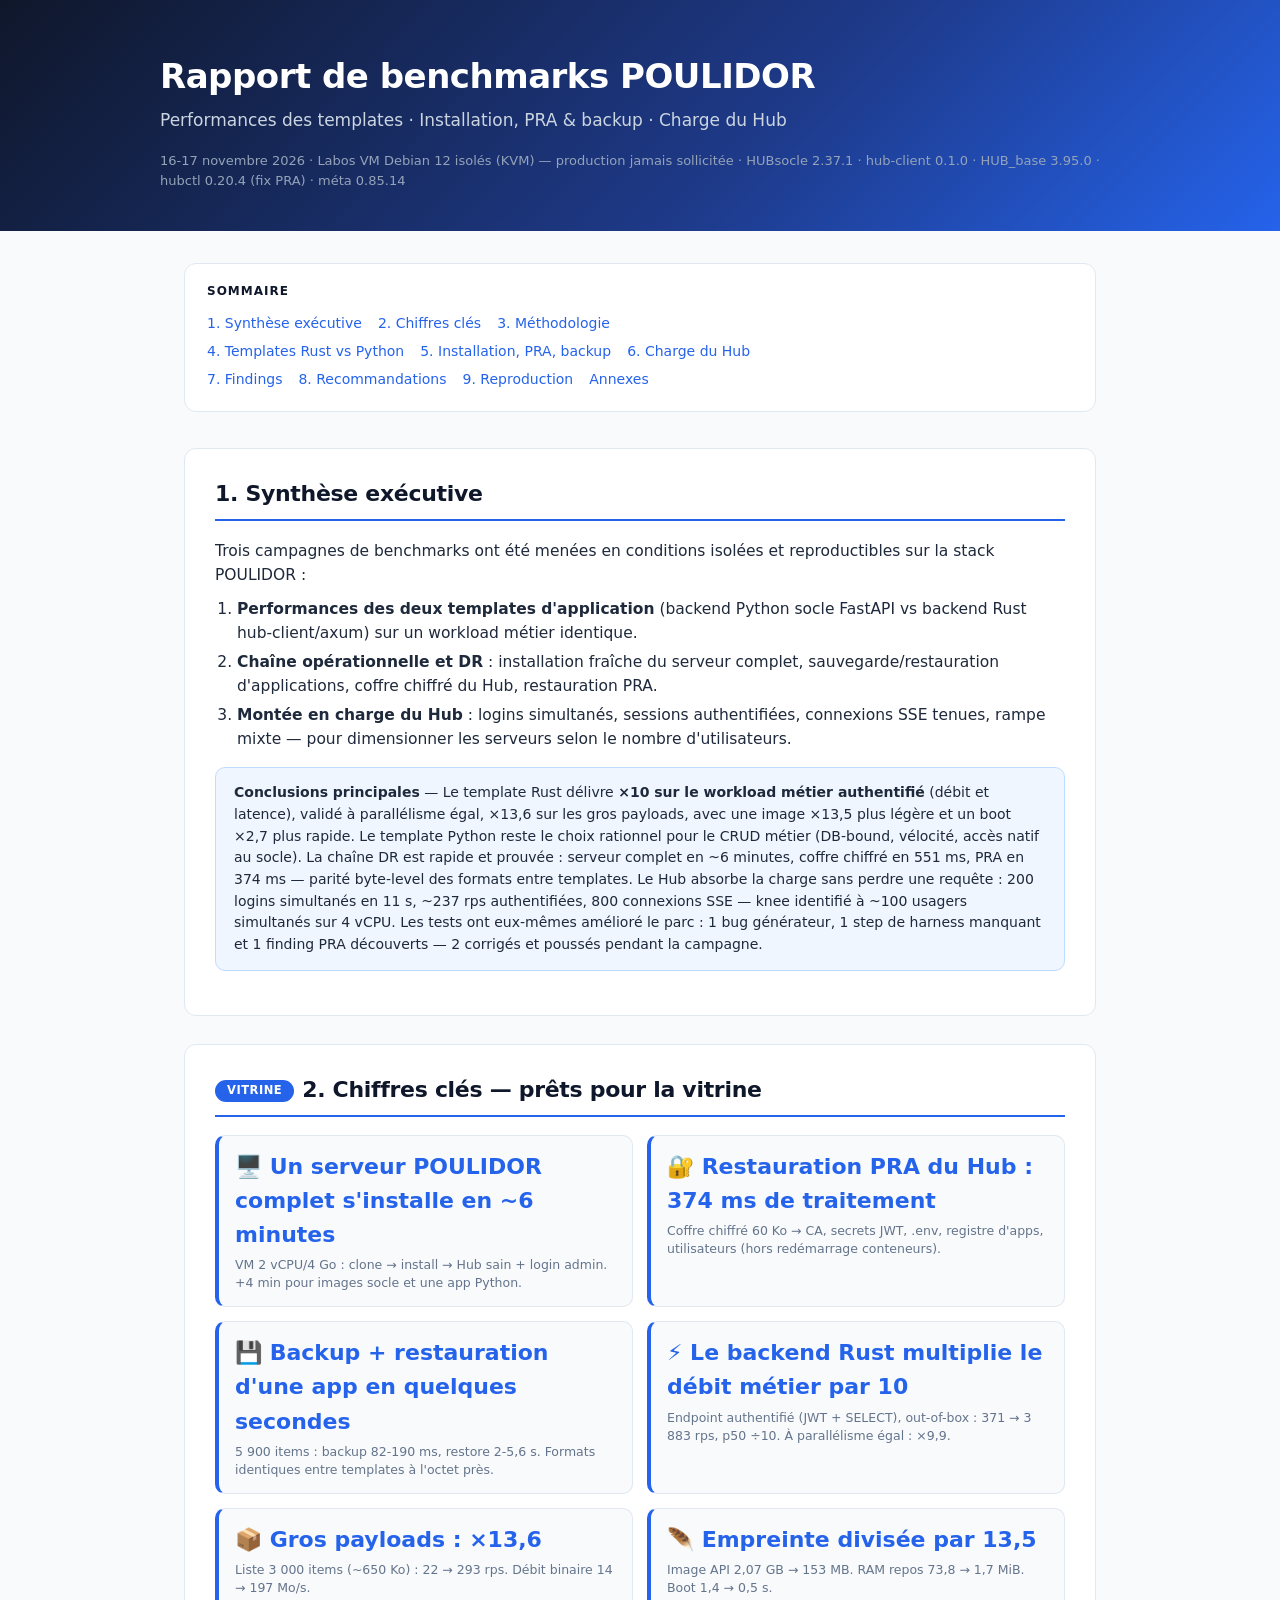
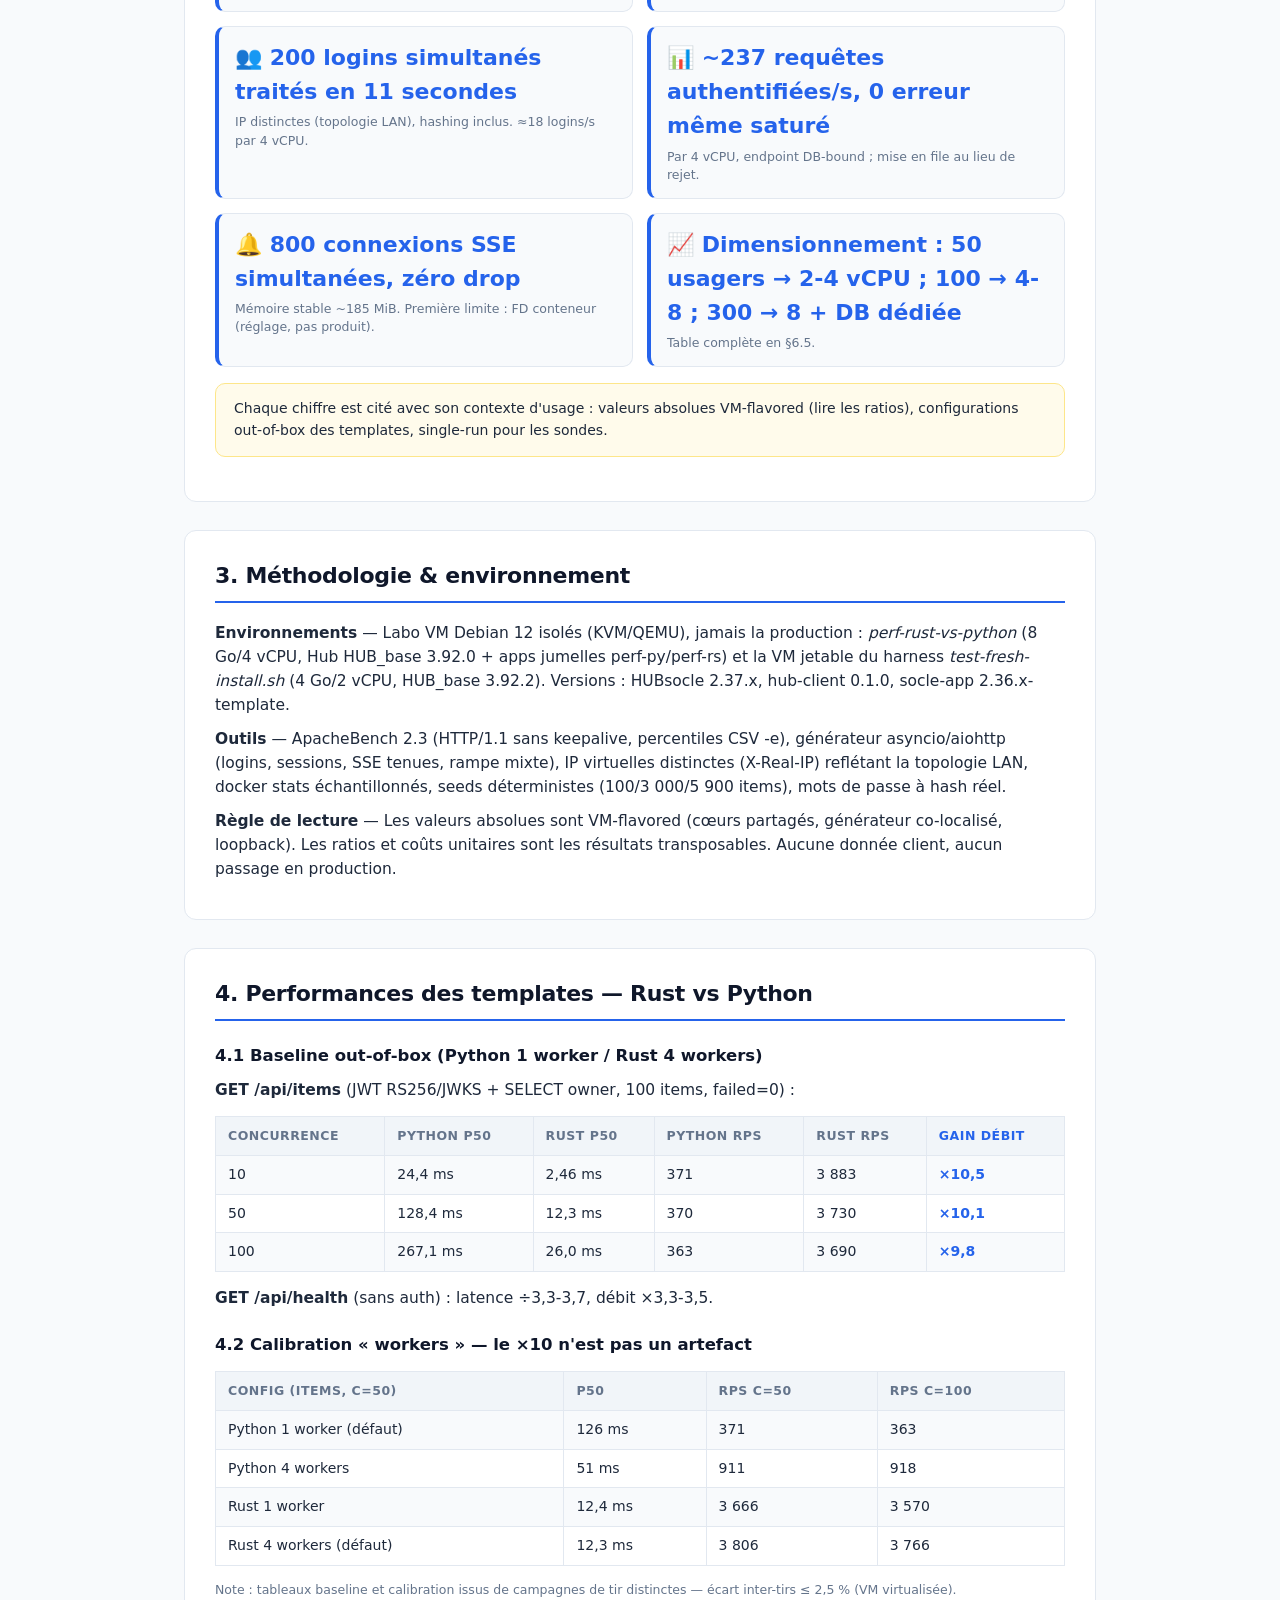
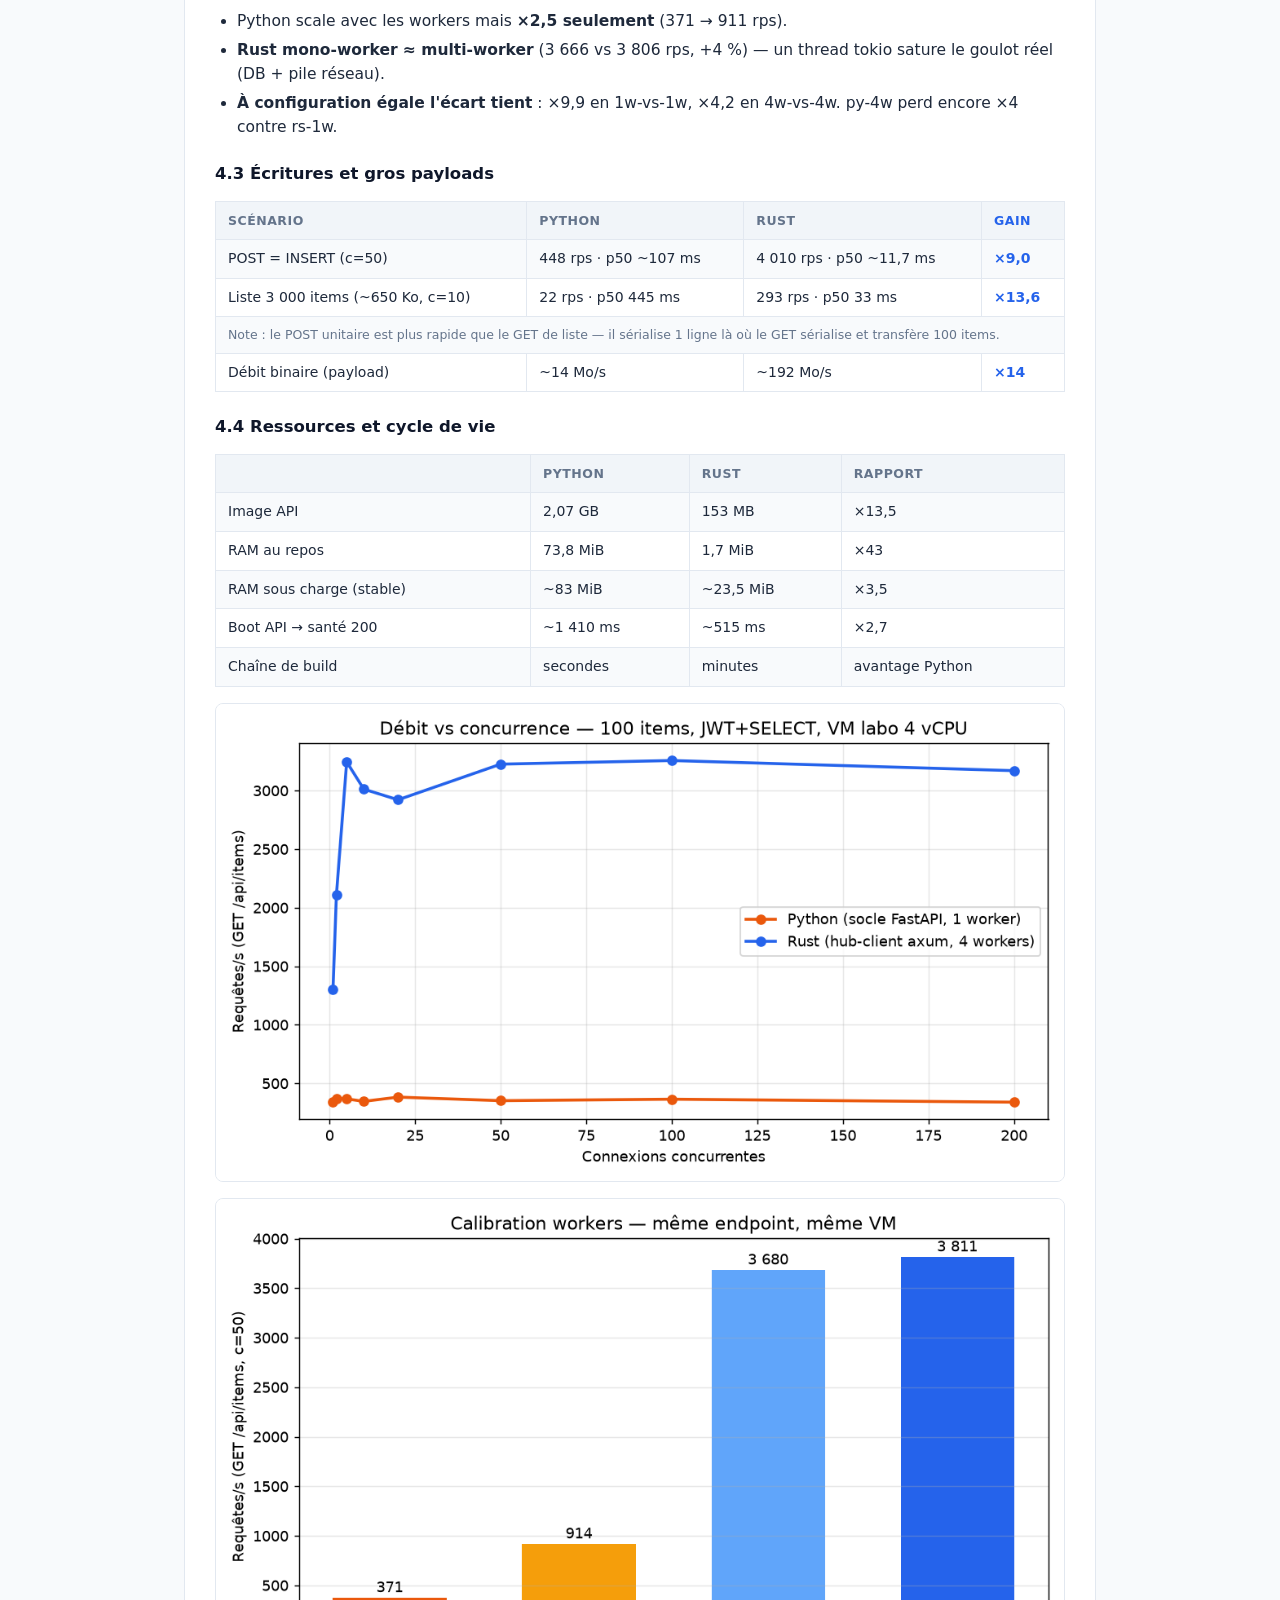
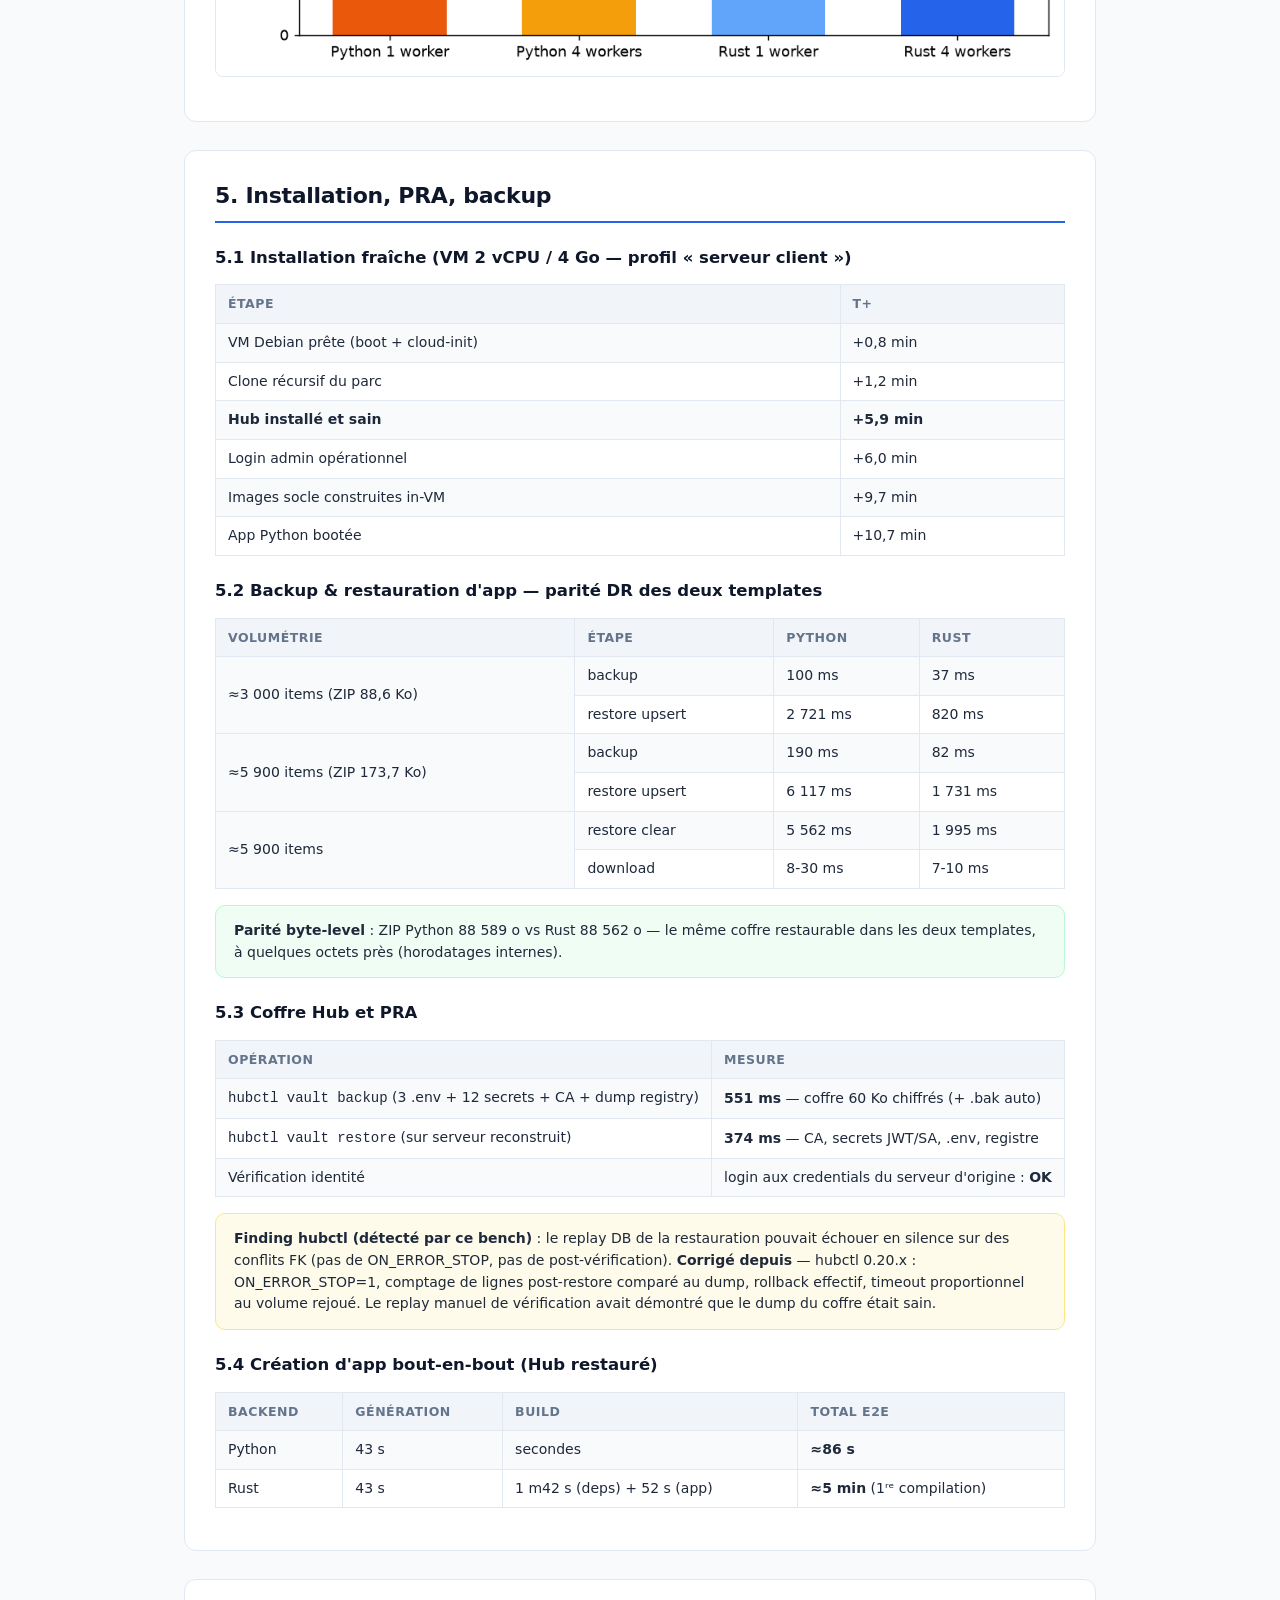
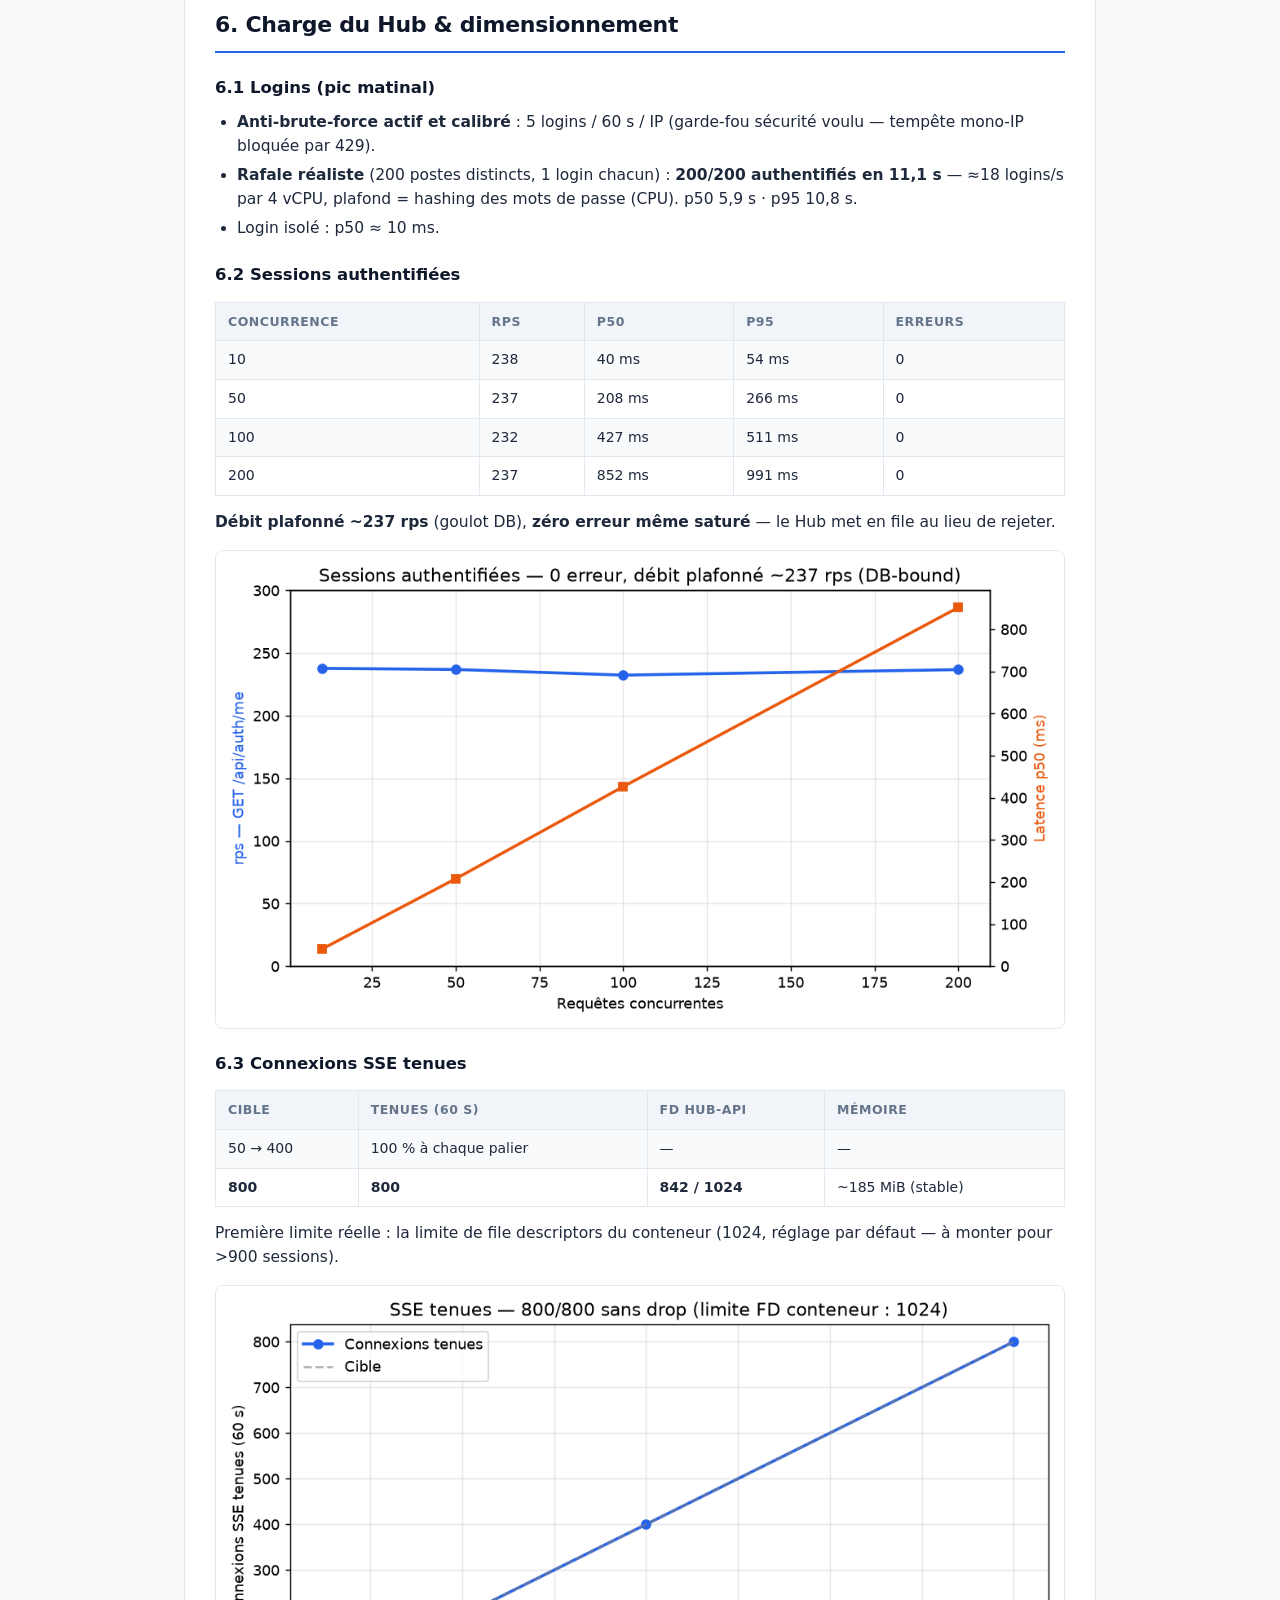
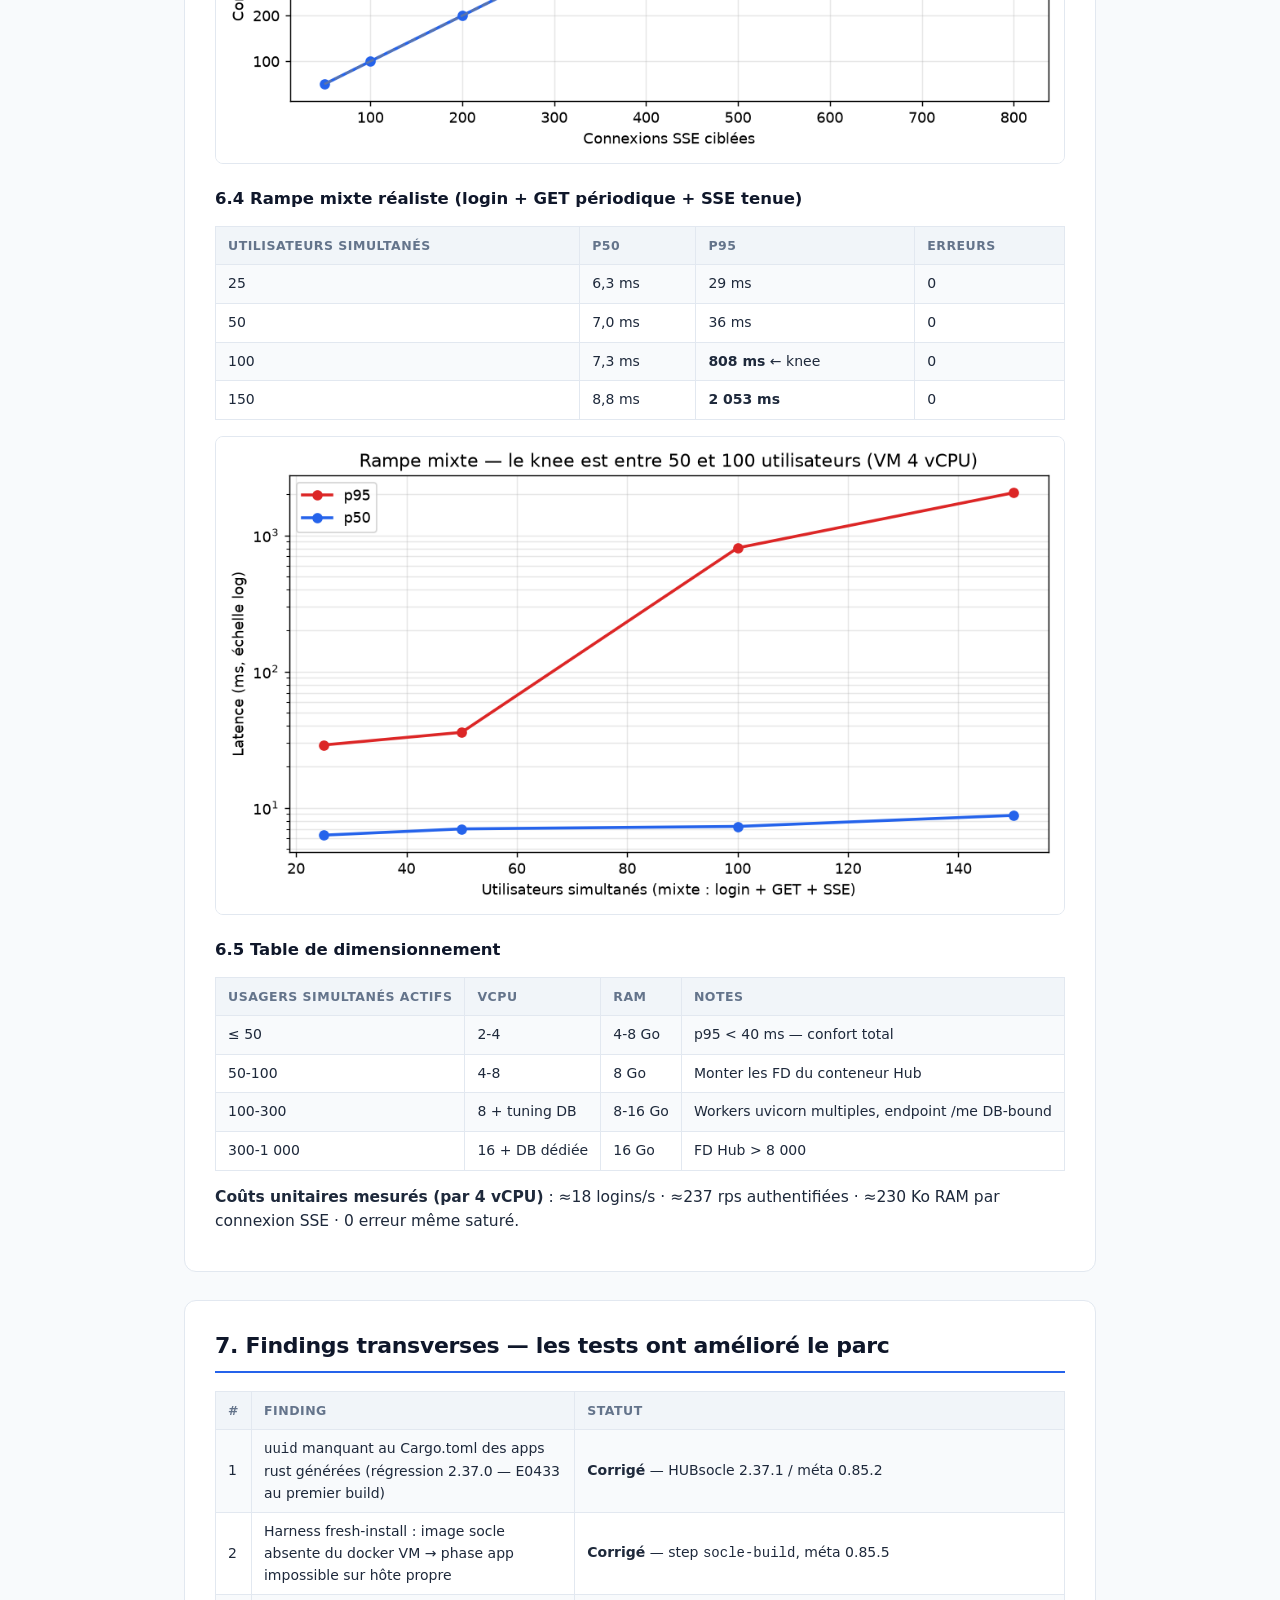
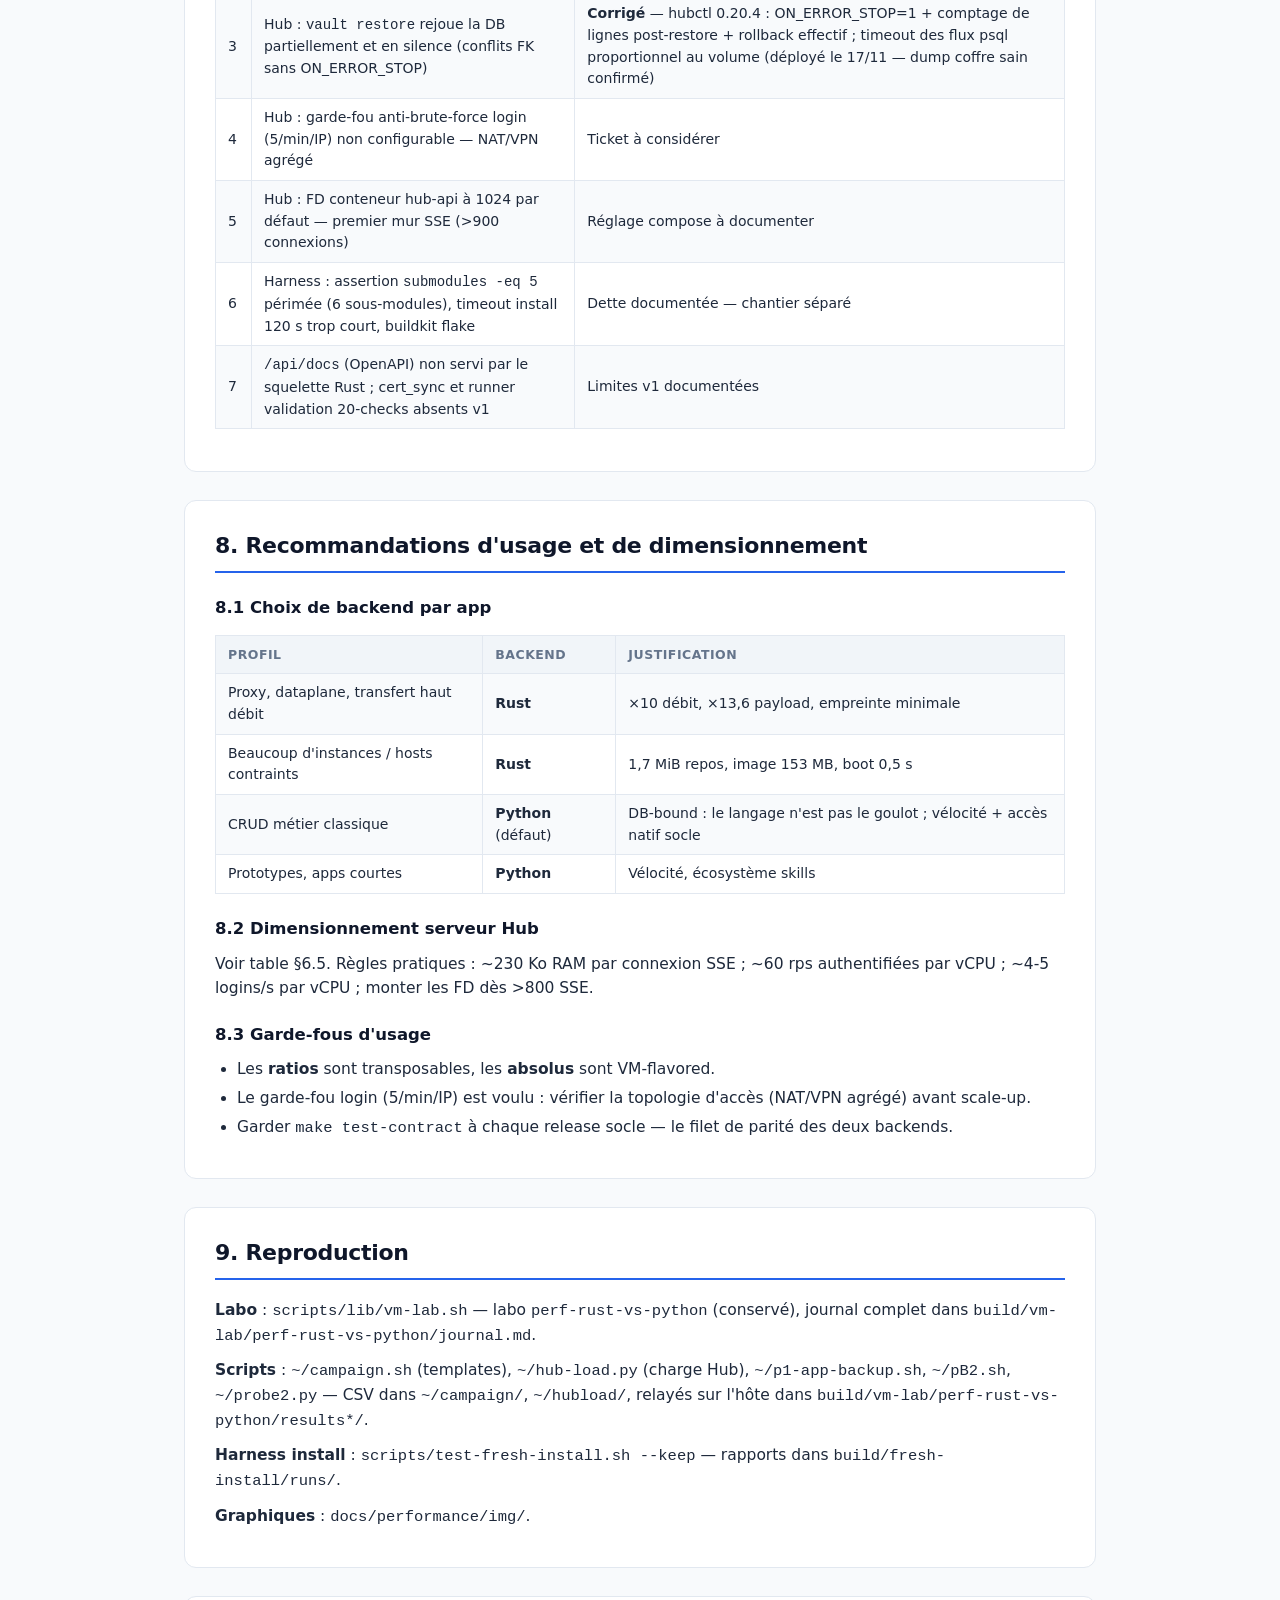
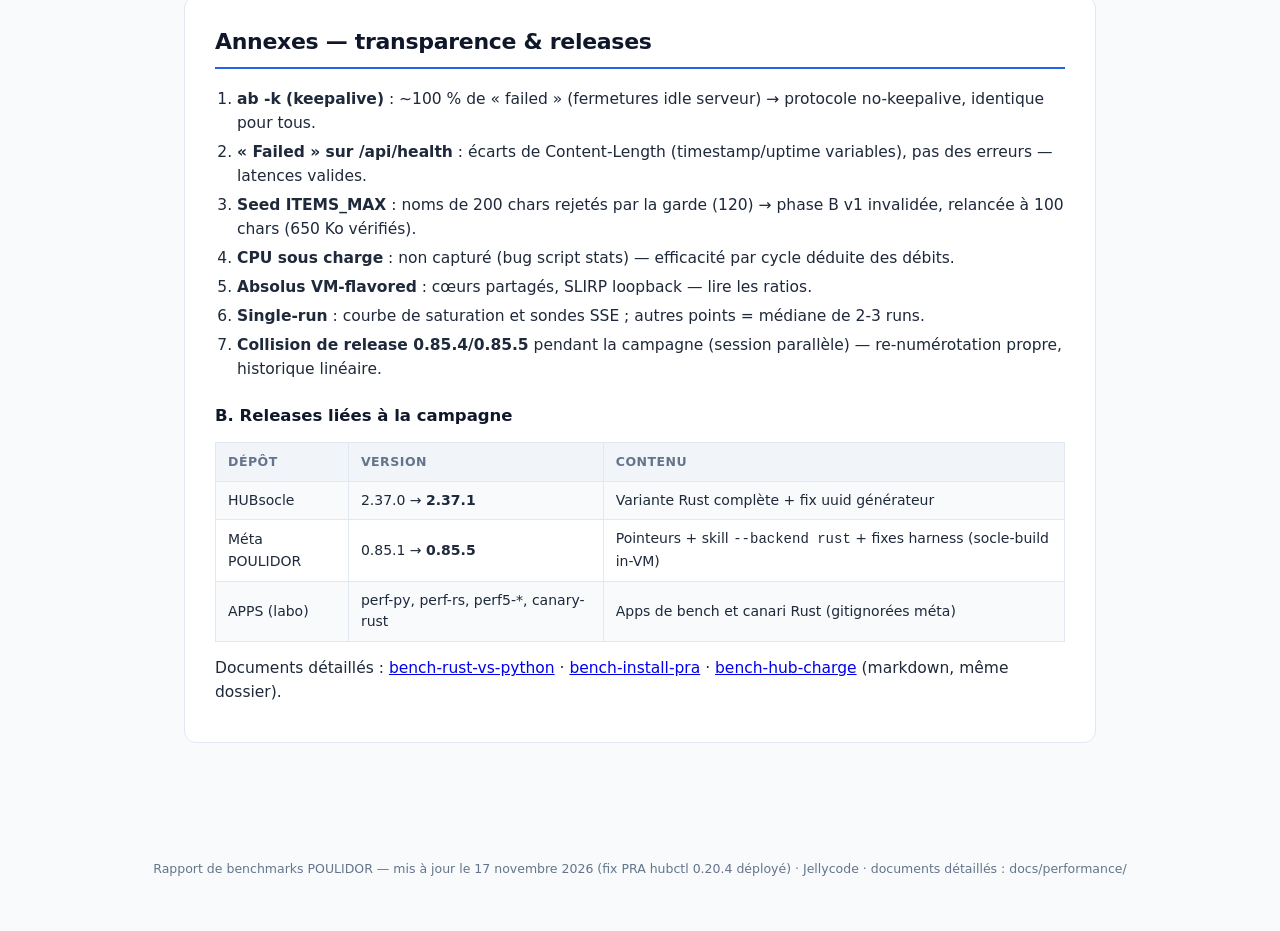
<file: docs/RAPPORT-BENCHMARKS-POULIDOR-2026-11.html>
<!DOCTYPE html>
<html lang="fr"><head><meta charset="utf-8">
<meta name="viewport" content="width=device-width, initial-scale=1">
<title>Rapport de benchmarks POULIDOR — Novembre 2026</title>
<style>
:root{--blue:#2563eb;--ink:#1e293b;--muted:#64748b;--bg:#f8fafc;--card:#ffffff;--line:#e2e8f0;--accent:#0f172a}
*{box-sizing:border-box;margin:0;padding:0}
body{font-family:'Segoe UI',system-ui,-apple-system,Roboto,Arial,sans-serif;color:var(--ink);background:var(--bg);line-height:1.55;font-size:15.5px}
.wrap{max-width:960px;margin:0 auto;padding:0 24px 64px}
header.hero{background:linear-gradient(135deg,#0f172a 0%,#1e3a8a 60%,#2563eb 100%);color:#fff;padding:56px 24px 40px;margin-bottom:32px}
header.hero .wrap{padding:0}
.hero h1{font-size:34px;line-height:1.2;letter-spacing:-.5px}
.hero .sub{font-size:17px;color:#cbd5e1;margin-top:10px}
.hero .meta{margin-top:18px;font-size:13px;color:#94a3b8}
nav.toc{background:var(--card);border:1px solid var(--line);border-radius:12px;padding:18px 22px;margin:0 0 36px;font-size:14px}
nav.toc b{display:block;margin-bottom:8px;color:var(--accent);font-size:12px;text-transform:uppercase;letter-spacing:1px}
nav.toc a{color:var(--blue);text-decoration:none;margin-right:16px;white-space:nowrap;line-height:2}
nav.toc a:hover{text-decoration:underline}
section{background:var(--card);border:1px solid var(--line);border-radius:12px;padding:28px 30px;margin-bottom:28px}
h2{font-size:22px;color:var(--accent);border-bottom:2px solid var(--blue);padding-bottom:8px;margin-bottom:18px;letter-spacing:-.3px}
h3{font-size:16.5px;margin:22px 0 10px;color:#0f172a}
p{margin:10px 0}
ul,ol{margin:10px 0 10px 22px}
li{margin:5px 0}
table{width:100%;border-collapse:collapse;margin:14px 0;font-size:14px}
th{background:#f1f5f9;text-align:left;padding:9px 12px;border:1px solid var(--line);font-size:12.5px;text-transform:uppercase;letter-spacing:.5px;color:var(--muted)}
td{padding:8px 12px;border:1px solid var(--line)}
tr:nth-child(even) td{background:#f8fafc}
td.gain,th.gain{font-weight:700;color:var(--blue)}
.kpi-grid{display:grid;grid-template-columns:repeat(auto-fit,minmax(280px,1fr));gap:14px;margin:16px 0}
.kpi{background:#f8fafc;border:1px solid var(--line);border-left:4px solid var(--blue);border-radius:10px;padding:14px 16px}
.kpi .n{font-size:22px;font-weight:800;color:var(--blue)}
.kpi .c{font-size:12.5px;color:var(--muted);margin-top:4px;line-height:1.45}
img.chart{display:block;margin:16px auto;max-width:100%;border:1px solid var(--line);border-radius:8px}
.callout{border-radius:10px;padding:14px 18px;margin:16px 0;font-size:14px}
.callout.info{background:#eff6ff;border:1px solid #bfdbfe}
.callout.warn{background:#fffbeb;border:1px solid #fde68a}
.callout.ok{background:#f0fdf4;border:1px solid #bbf7d0}
.badge{display:inline-block;background:var(--blue);color:#fff;border-radius:99px;padding:2px 12px;font-size:11.5px;font-weight:700;letter-spacing:.5px;text-transform:uppercase;margin-right:8px;vertical-align:middle}
footer{color:var(--muted);font-size:12.5px;text-align:center;padding:24px}
@media print{body{background:#fff;font-size:12px}section{border:none;page-break-inside:avoid}header.hero{background:#0f172a!important;-webkit-print-color-adjust:exact;print-color-adjust:exact}nav.toc{display:none}img.chart{max-width:80%}}
</style></head>
<body>
<header class="hero"><div class="wrap">
<h1>Rapport de benchmarks POULIDOR</h1>
<div class="sub">Performances des templates · Installation, PRA &amp; backup · Charge du Hub</div>
<div class="meta">16-17 novembre 2026 · Labos VM Debian 12 isolés (KVM) — production jamais sollicitée · HUBsocle 2.37.1 · hub-client 0.1.0 · HUB_base 3.95.0 · hubctl 0.20.4 (fix PRA) · méta 0.85.14</div>
</div></header>
<div class="wrap">

<nav class="toc"><b>Sommaire</b>
<a href="#synthese">1. Synthèse exécutive</a><a href="#vitri">2. Chiffres clés</a><a href="#methodo">3. Méthodologie</a>
<a href="#perf">4. Templates Rust vs Python</a><a href="#pra">5. Installation, PRA, backup</a><a href="#hub">6. Charge du Hub</a>
<a href="#findings">7. Findings</a><a href="#reco">8. Recommandations</a><a href="#repro">9. Reproduction</a><a href="#annexe">Annexes</a>
</nav>
<section id="synthese"><h2>1. Synthèse exécutive</h2>

<p>Trois campagnes de benchmarks ont été menées en conditions isolées et reproductibles sur la stack POULIDOR&nbsp;:</p>
<ol>
<li><b>Performances des deux templates d'application</b> (backend Python socle FastAPI vs backend Rust hub-client/axum) sur un workload métier identique.</li>
<li><b>Chaîne opérationnelle et DR</b>&nbsp;: installation fraîche du serveur complet, sauvegarde/restauration d'applications, coffre chiffré du Hub, restauration PRA.</li>
<li><b>Montée en charge du Hub</b>&nbsp;: logins simultanés, sessions authentifiées, connexions SSE tenues, rampe mixte — pour dimensionner les serveurs selon le nombre d'utilisateurs.</li>
</ol>
<div class="callout info"><b>Conclusions principales</b> —
Le template Rust délivre <b>×10 sur le workload métier authentifié</b> (débit et latence), validé à parallélisme égal, ×13,6 sur les gros payloads, avec une image ×13,5 plus légère et un boot ×2,7 plus rapide.
Le template Python reste le choix rationnel pour le CRUD métier (DB-bound, vélocité, accès natif au socle).
La chaîne DR est rapide et prouvée&nbsp;: serveur complet en ~6&nbsp;minutes, coffre chiffré en 551&nbsp;ms, PRA en 374&nbsp;ms — parité byte-level des formats entre templates.
Le Hub absorbe la charge sans perdre une requête&nbsp;: 200 logins simultanés en 11&nbsp;s, ~237&nbsp;rps authentifiées, 800 connexions SSE — knee identifié à ~100 usagers simultanés sur 4&nbsp;vCPU.
Les tests ont eux-mêmes amélioré le parc&nbsp;: 1 bug générateur, 1 step de harness manquant et 1 finding PRA découverts — 2 corrigés et poussés pendant la campagne.</div>
</section>
<section id="vitri"><h2><span class="badge">Vitrine</span>2. Chiffres clés — prêts pour la vitrine</h2>
<div class="kpi-grid"><div class="kpi"><div class="n">🖥️ Un serveur POULIDOR complet s'installe en <b>~6 minutes</b></div><div class="c">VM 2 vCPU/4 Go : clone → install → Hub sain + login admin. +4 min pour images socle et une app Python.</div></div><div class="kpi"><div class="n">🔐 Restauration PRA du Hub : <b>374 ms</b> de traitement</div><div class="c">Coffre chiffré 60 Ko → CA, secrets JWT, .env, registre d'apps, utilisateurs (hors redémarrage conteneurs).</div></div><div class="kpi"><div class="n">💾 Backup + restauration d'une app en <b>quelques secondes</b></div><div class="c">5 900 items : backup 82-190 ms, restore 2-5,6 s. Formats identiques entre templates à l'octet près.</div></div><div class="kpi"><div class="n">⚡ Le backend Rust multiplie le débit métier par <b>10</b></div><div class="c">Endpoint authentifié (JWT + SELECT), out-of-box : 371 → 3 883 rps, p50 ÷10. À parallélisme égal : ×9,9.</div></div><div class="kpi"><div class="n">📦 Gros payloads : <b>×13,6</b></div><div class="c">Liste 3 000 items (~650 Ko) : 22 → 293 rps. Débit binaire 14 → 197 Mo/s.</div></div><div class="kpi"><div class="n">🪶 Empreinte divisée par <b>13,5</b></div><div class="c">Image API 2,07 GB → 153 MB. RAM repos 73,8 → 1,7 MiB. Boot 1,4 → 0,5 s.</div></div><div class="kpi"><div class="n">👥 200 logins simultanés traités en <b>11 secondes</b></div><div class="c">IP distinctes (topologie LAN), hashing inclus. ≈18 logins/s par 4 vCPU.</div></div><div class="kpi"><div class="n">📊 ~237 requêtes authentifiées/s, <b>0 erreur même saturé</b></div><div class="c">Par 4 vCPU, endpoint DB-bound ; mise en file au lieu de rejet.</div></div><div class="kpi"><div class="n">🔔 800 connexions SSE simultanées, <b>zéro drop</b></div><div class="c">Mémoire stable ~185 MiB. Première limite : FD conteneur (réglage, pas produit).</div></div><div class="kpi"><div class="n">📈 Dimensionnement : 50 usagers → 2-4 vCPU ; 100 → 4-8 ; 300 → 8 + DB dédiée</div><div class="c">Table complète en §6.5.</div></div></div>
<p class="callout warn">Chaque chiffre est cité avec son contexte d'usage&nbsp;: valeurs absolues VM-flavored (lire les ratios), configurations out-of-box des templates, single-run pour les sondes.</p>
</section>
<section id="methodo"><h2>3. Méthodologie & environnement</h2>

<p><b>Environnements</b> — Labo VM Debian 12 isolés (KVM/QEMU), jamais la production&nbsp;:
<i>perf-rust-vs-python</i> (8 Go/4 vCPU, Hub HUB_base 3.92.0 + apps jumelles perf-py/perf-rs) et la VM jetable du harness <i>test-fresh-install.sh</i> (4 Go/2 vCPU, HUB_base 3.92.2).
Versions&nbsp;: HUBsocle 2.37.x, hub-client 0.1.0, socle-app 2.36.x-template.</p>
<p><b>Outils</b> — ApacheBench 2.3 (HTTP/1.1 sans keepalive, percentiles CSV -e), générateur asyncio/aiohttp (logins, sessions, SSE tenues, rampe mixte), IP virtuelles distinctes (X-Real-IP) reflétant la topologie LAN, docker stats échantillonnés, seeds déterministes (100/3 000/5 900 items), mots de passe à hash réel.</p>
<p><b>Règle de lecture</b> — Les valeurs absolues sont VM-flavored (cœurs partagés, générateur co-localisé, loopback). Les ratios et coûts unitaires sont les résultats transposables. Aucune donnée client, aucun passage en production.</p>
</section>
<section id="perf"><h2>4. Performances des templates — Rust vs Python</h2>

<h3>4.1 Baseline out-of-box (Python 1 worker / Rust 4 workers)</h3>
<p><b>GET /api/items</b> (JWT RS256/JWKS + SELECT owner, 100 items, failed=0)&nbsp;:</p>
<table><tr><th>Concurrence</th><th>Python p50</th><th>Rust p50</th><th>Python rps</th><th>Rust rps</th><th class="gain">Gain débit</th></tr>
<tr><td>10</td><td>24,4 ms</td><td>2,46 ms</td><td>371</td><td>3 883</td><td class="gain">×10,5</td></tr>
<tr><td>50</td><td>128,4 ms</td><td>12,3 ms</td><td>370</td><td>3 730</td><td class="gain">×10,1</td></tr>
<tr><td>100</td><td>267,1 ms</td><td>26,0 ms</td><td>363</td><td>3 690</td><td class="gain">×9,8</td></tr></table>
<p><b>GET /api/health</b> (sans auth)&nbsp;: latence ÷3,3-3,7, débit ×3,3-3,5.</p>
<h3>4.2 Calibration « workers » — le ×10 n'est pas un artefact</h3>
<table><tr><th>Config (items, c=50)</th><th>p50</th><th>rps c=50</th><th>rps c=100</th></tr>
<tr><td>Python 1 worker (défaut)</td><td>126 ms</td><td>371</td><td>363</td></tr>
<tr><td>Python 4 workers</td><td>51 ms</td><td>911</td><td>918</td></tr>
<tr><td>Rust 1 worker</td><td>12,4 ms</td><td>3 666</td><td>3 570</td></tr>
<tr><td>Rust 4 workers (défaut)</td><td>12,3 ms</td><td>3 806</td><td>3 766</td></tr></table>
<p style="font-size:12.5px;color:#64748b">Note : tableaux baseline et calibration issus de campagnes de tir distinctes — écart inter-tirs ≤ 2,5 % (VM virtualisée).</p>
<ul>
<li>Python scale avec les workers mais <b>×2,5 seulement</b> (371 → 911 rps).</li>
<li><b>Rust mono-worker ≈ multi-worker</b> (3 666 vs 3 806 rps, +4 %) — un thread tokio sature le goulot réel (DB + pile réseau).</li>
<li><b>À configuration égale l'écart tient</b> : ×9,9 en 1w-vs-1w, ×4,2 en 4w-vs-4w. py-4w perd encore ×4 contre rs-1w.</li>
</ul>
<h3>4.3 Écritures et gros payloads</h3>
<table><tr><th>Scénario</th><th>Python</th><th>Rust</th><th class="gain">Gain</th></tr>
<tr><td>POST = INSERT (c=50)</td><td>448 rps · p50 ~107 ms</td><td>4 010 rps · p50 ~11,7 ms</td><td class="gain">×9,0</td></tr>
<tr><td>Liste 3 000 items (~650 Ko, c=10)</td><td>22 rps · p50 445 ms</td><td>293 rps · p50 33 ms</td><td class="gain">×13,6</td></tr>
<tr><td colspan="4" style="font-size:12.5px;color:#64748b">Note : le POST unitaire est plus rapide que le GET de liste — il sérialise 1 ligne là où le GET sérialise et transfère 100 items.</td></tr>
<tr><td>Débit binaire (payload)</td><td>~14 Mo/s</td><td>~192 Mo/s</td><td class="gain">×14</td></tr></table>
<h3>4.4 Ressources et cycle de vie</h3>
<table><tr><th></th><th>Python</th><th>Rust</th><th>Rapport</th></tr>
<tr><td>Image API</td><td>2,07 GB</td><td>153 MB</td><td>×13,5</td></tr>
<tr><td>RAM au repos</td><td>73,8 MiB</td><td>1,7 MiB</td><td>×43</td></tr>
<tr><td>RAM sous charge (stable)</td><td>~83 MiB</td><td>~23,5 MiB</td><td>×3,5</td></tr>
<tr><td>Boot API → santé 200</td><td>~1 410 ms</td><td>~515 ms</td><td>×2,7</td></tr>
<tr><td>Chaîne de build</td><td>secondes</td><td>minutes</td><td>avantage Python</td></tr></table>
<img class="chart" src="[data-uri]" alt="Courbe de saturation">
<img class="chart" src="[data-uri]" alt="Calibration workers">
</section>
<section id="pra"><h2>5. Installation, PRA, backup</h2>

<h3>5.1 Installation fraîche (VM 2 vCPU / 4 Go — profil « serveur client »)</h3>
<table><tr><th>Étape</th><th>T+</th></tr>
<tr><td>VM Debian prête (boot + cloud-init)</td><td>+0,8 min</td></tr>
<tr><td>Clone récursif du parc</td><td>+1,2 min</td></tr>
<tr><td><b>Hub installé et sain</b></td><td><b>+5,9 min</b></td></tr>
<tr><td>Login admin opérationnel</td><td>+6,0 min</td></tr>
<tr><td>Images socle construites in-VM</td><td>+9,7 min</td></tr>
<tr><td>App Python bootée</td><td>+10,7 min</td></tr></table>
<h3>5.2 Backup & restauration d'app — parité DR des deux templates</h3>
<table><tr><th>Volumétrie</th><th>Étape</th><th>Python</th><th>Rust</th></tr>
<tr><td rowspan="2">≈3 000 items (ZIP 88,6 Ko)</td><td>backup</td><td>100 ms</td><td>37 ms</td></tr>
<tr><td>restore upsert</td><td>2 721 ms</td><td>820 ms</td></tr>
<tr><td rowspan="2">≈5 900 items (ZIP 173,7 Ko)</td><td>backup</td><td>190 ms</td><td>82 ms</td></tr>
<tr><td>restore upsert</td><td>6 117 ms</td><td>1 731 ms</td></tr>
<tr><td rowspan="2">≈5 900 items</td><td>restore clear</td><td>5 562 ms</td><td>1 995 ms</td></tr>
<tr><td>download</td><td>8-30 ms</td><td>7-10 ms</td></tr></table>
<div class="callout ok"><b>Parité byte-level</b>&nbsp;: ZIP Python 88 589 o vs Rust 88 562 o — le même coffre restaurable dans les deux templates, à quelques octets près (horodatages internes).</div>
<h3>5.3 Coffre Hub et PRA</h3>
<table><tr><th>Opération</th><th>Mesure</th></tr>
<tr><td><code>hubctl vault backup</code> (3 .env + 12 secrets + CA + dump registry)</td><td><b>551 ms</b> — coffre 60 Ko chiffrés (+ .bak auto)</td></tr>
<tr><td><code>hubctl vault restore</code> (sur serveur reconstruit)</td><td><b>374 ms</b> — CA, secrets JWT/SA, .env, registre</td></tr>
<tr><td>Vérification identité</td><td>login aux credentials du serveur d'origine : <b>OK</b></td></tr></table>
<div class="callout warn"><b>Finding hubctl (détecté par ce bench)</b>&nbsp;: le replay DB de la restauration pouvait échouer en silence sur des conflits FK (pas de ON_ERROR_STOP, pas de post-vérification). <b>Corrigé depuis</b> — hubctl 0.20.x : ON_ERROR_STOP=1, comptage de lignes post-restore comparé au dump, rollback effectif, timeout proportionnel au volume rejoué. Le replay manuel de vérification avait démontré que le dump du coffre était sain.</div>
<h3>5.4 Création d'app bout-en-bout (Hub restauré)</h3>
<table><tr><th>Backend</th><th>Génération</th><th>Build</th><th>Total E2E</th></tr>
<tr><td>Python</td><td>43 s</td><td>secondes</td><td><b>≈86 s</b></td></tr>
<tr><td>Rust</td><td>43 s</td><td>1 m42 s (deps) + 52 s (app)</td><td><b>≈5 min</b> (1ʳᵉ compilation)</td></tr></table>
</section>
<section id="hub"><h2>6. Charge du Hub & dimensionnement</h2>

<h3>6.1 Logins (pic matinal)</h3>
<ul>
<li><b>Anti-brute-force actif et calibré</b>&nbsp;: 5 logins / 60 s / IP (garde-fou sécurité voulu — tempête mono-IP bloquée par 429).</li>
<li><b>Rafale réaliste</b> (200 postes distincts, 1 login chacun)&nbsp;: <b>200/200 authentifiés en 11,1 s</b> — ≈18 logins/s par 4 vCPU, plafond = hashing des mots de passe (CPU). p50 5,9 s · p95 10,8 s.</li>
<li>Login isolé&nbsp;: p50 ≈ 10 ms.</li>
</ul>
<h3>6.2 Sessions authentifiées</h3>
<table><tr><th>Concurrence</th><th>rps</th><th>p50</th><th>p95</th><th>Erreurs</th></tr>
<tr><td>10</td><td>238</td><td>40 ms</td><td>54 ms</td><td>0</td></tr>
<tr><td>50</td><td>237</td><td>208 ms</td><td>266 ms</td><td>0</td></tr>
<tr><td>100</td><td>232</td><td>427 ms</td><td>511 ms</td><td>0</td></tr>
<tr><td>200</td><td>237</td><td>852 ms</td><td>991 ms</td><td>0</td></tr></table>
<p><b>Débit plafonné ~237 rps</b> (goulot DB), <b>zéro erreur même saturé</b> — le Hub met en file au lieu de rejeter.</p>
<img class="chart" src="[data-uri]" alt="Sessions authentifiées">
<h3>6.3 Connexions SSE tenues</h3>
<table><tr><th>Cible</th><th>Tenues (60 s)</th><th>FD hub-api</th><th>Mémoire</th></tr>
<tr><td>50 → 400</td><td>100 % à chaque palier</td><td>—</td><td>—</td></tr>
<tr><td><b>800</b></td><td><b>800</b></td><td><b>842 / 1024</b></td><td>~185 MiB (stable)</td></tr></table>
<p>Première limite réelle&nbsp;: la limite de file descriptors du conteneur (1024, réglage par défaut — à monter pour &gt;900 sessions).</p>
<img class="chart" src="[data-uri]" alt="SSE tenues">
<h3>6.4 Rampe mixte réaliste (login + GET périodique + SSE tenue)</h3>
<table><tr><th>Utilisateurs simultanés</th><th>p50</th><th>p95</th><th>Erreurs</th></tr>
<tr><td>25</td><td>6,3 ms</td><td>29 ms</td><td>0</td></tr>
<tr><td>50</td><td>7,0 ms</td><td>36 ms</td><td>0</td></tr>
<tr><td>100</td><td>7,3 ms</td><td><b>808 ms</b> ← knee</td><td>0</td></tr>
<tr><td>150</td><td>8,8 ms</td><td><b>2 053 ms</b></td><td>0</td></tr></table>
<img class="chart" src="[data-uri]" alt="Rampe mixte">
<h3>6.5 Table de dimensionnement</h3>
<table><tr><th>Usagers simultanés actifs</th><th>vCPU</th><th>RAM</th><th>Notes</th></tr>
<tr><td>≤ 50</td><td>2-4</td><td>4-8 Go</td><td>p95 &lt; 40 ms — confort total</td></tr>
<tr><td>50-100</td><td>4-8</td><td>8 Go</td><td>Monter les FD du conteneur Hub</td></tr>
<tr><td>100-300</td><td>8 + tuning DB</td><td>8-16 Go</td><td>Workers uvicorn multiples, endpoint /me DB-bound</td></tr>
<tr><td>300-1 000</td><td>16 + DB dédiée</td><td>16 Go</td><td>FD Hub &gt; 8 000</td></tr></table>
<p><b>Coûts unitaires mesurés (par 4 vCPU)</b>&nbsp;: ≈18 logins/s · ≈237 rps authentifiées · ≈230 Ko RAM par connexion SSE · 0 erreur même saturé.</p>
</section>
<section id="findings"><h2>7. Findings transverses — les tests ont amélioré le parc</h2>

<table><tr><th>#</th><th>Finding</th><th>Statut</th></tr>
<tr><td>1</td><td><code>uuid</code> manquant au Cargo.toml des apps rust générées (régression 2.37.0 — E0433 au premier build)</td><td><b>Corrigé</b> — HUBsocle 2.37.1 / méta 0.85.2</td></tr>
<tr><td>2</td><td>Harness fresh-install : image socle absente du docker VM → phase app impossible sur hôte propre</td><td><b>Corrigé</b> — step <code>socle-build</code>, méta 0.85.5</td></tr>
<tr><td>3</td><td>Hub : <code>vault restore</code> rejoue la DB partiellement et en silence (conflits FK sans ON_ERROR_STOP)</td><td><b>Corrigé</b> — hubctl 0.20.4 : ON_ERROR_STOP=1 + comptage de lignes post-restore + rollback effectif ; timeout des flux psql proportionnel au volume (déployé le 17/11 — dump coffre sain confirmé)</td></tr>
<tr><td>4</td><td>Hub : garde-fou anti-brute-force login (5/min/IP) non configurable — NAT/VPN agrégé</td><td>Ticket à considérer</td></tr>
<tr><td>5</td><td>Hub : FD conteneur hub-api à 1024 par défaut — premier mur SSE (&gt;900 connexions)</td><td>Réglage compose à documenter</td></tr>
<tr><td>6</td><td>Harness : assertion <code>submodules -eq 5</code> périmée (6 sous-modules), timeout install 120 s trop court, buildkit flake</td><td>Dette documentée — chantier séparé</td></tr>
<tr><td>7</td><td><code>/api/docs</code> (OpenAPI) non servi par le squelette Rust ; cert_sync et runner validation 20-checks absents v1</td><td>Limites v1 documentées</td></tr></table>
</section>
<section id="reco"><h2>8. Recommandations d'usage et de dimensionnement</h2>

<h3>8.1 Choix de backend par app</h3>
<table><tr><th>Profil</th><th>Backend</th><th>Justification</th></tr>
<tr><td>Proxy, dataplane, transfert haut débit</td><td><b>Rust</b></td><td>×10 débit, ×13,6 payload, empreinte minimale</td></tr>
<tr><td>Beaucoup d'instances / hosts contraints</td><td><b>Rust</b></td><td>1,7 MiB repos, image 153 MB, boot 0,5 s</td></tr>
<tr><td>CRUD métier classique</td><td><b>Python</b> (défaut)</td><td>DB-bound : le langage n'est pas le goulot ; vélocité + accès natif socle</td></tr>
<tr><td>Prototypes, apps courtes</td><td><b>Python</b></td><td>Vélocité, écosystème skills</td></tr></table>
<h3>8.2 Dimensionnement serveur Hub</h3>
<p>Voir table §6.5. Règles pratiques&nbsp;: ~230 Ko RAM par connexion SSE&nbsp;; ~60 rps authentifiées par vCPU&nbsp;; ~4-5 logins/s par vCPU&nbsp;; monter les FD dès &gt;800 SSE.</p>
<h3>8.3 Garde-fous d'usage</h3>
<ul><li>Les <b>ratios</b> sont transposables, les <b>absolus</b> sont VM-flavored.</li>
<li>Le garde-fou login (5/min/IP) est voulu&nbsp;: vérifier la topologie d'accès (NAT/VPN agrégé) avant scale-up.</li>
<li>Garder <code>make test-contract</code> à chaque release socle — le filet de parité des deux backends.</li></ul>
</section>
<section id="repro"><h2>9. Reproduction</h2>

<p><b>Labo</b>&nbsp;: <code>scripts/lib/vm-lab.sh</code> — labo <code>perf-rust-vs-python</code> (conservé), journal complet dans <code>build/vm-lab/perf-rust-vs-python/journal.md</code>.</p>
<p><b>Scripts</b>&nbsp;: <code>~/campaign.sh</code> (templates), <code>~/hub-load.py</code> (charge Hub), <code>~/p1-app-backup.sh</code>, <code>~/pB2.sh</code>, <code>~/probe2.py</code> — CSV dans <code>~/campaign/</code>, <code>~/hubload/</code>, relayés sur l'hôte dans <code>build/vm-lab/perf-rust-vs-python/results*/</code>.</p>
<p><b>Harness install</b>&nbsp;: <code>scripts/test-fresh-install.sh --keep</code> — rapports dans <code>build/fresh-install/runs/</code>.</p>
<p><b>Graphiques</b>&nbsp;: <code>docs/performance/img/</code>.</p>
</section>
<section id="annexe"><h2>Annexes — transparence & releases</h2>

<ol>
<li><b>ab -k (keepalive)</b>&nbsp;: ~100 % de « failed » (fermetures idle serveur) → protocole no-keepalive, identique pour tous.</li>
<li><b>« Failed » sur /api/health</b>&nbsp;: écarts de Content-Length (timestamp/uptime variables), pas des erreurs — latences valides.</li>
<li><b>Seed ITEMS_MAX</b>&nbsp;: noms de 200 chars rejetés par la garde (120) → phase B v1 invalidée, relancée à 100 chars (650 Ko vérifiés).</li>
<li><b>CPU sous charge</b>&nbsp;: non capturé (bug script stats) — efficacité par cycle déduite des débits.</li>
<li><b>Absolus VM-flavored</b>&nbsp;: cœurs partagés, SLIRP loopback — lire les ratios.</li>
<li><b>Single-run</b>&nbsp;: courbe de saturation et sondes SSE&nbsp;; autres points = médiane de 2-3 runs.</li>
<li><b>Collision de release 0.85.4/0.85.5</b> pendant la campagne (session parallèle) — re-numérotation propre, historique linéaire.</li>
</ol><h3>B. Releases liées à la campagne</h3>
<table><tr><th>Dépôt</th><th>Version</th><th>Contenu</th></tr>
<tr><td>HUBsocle</td><td>2.37.0 → <b>2.37.1</b></td><td>Variante Rust complète + fix uuid générateur</td></tr>
<tr><td>Méta POULIDOR</td><td>0.85.1 → <b>0.85.5</b></td><td>Pointeurs + skill <code>--backend rust</code> + fixes harness (socle-build in-VM)</td></tr>
<tr><td>APPS (labo)</td><td>perf-py, perf-rs, perf5-*, canary-rust</td><td>Apps de bench et canari Rust (gitignorées méta)</td></tr></table>
<p>Documents détaillés&nbsp;: <a href="bench-rust-vs-python-2026-11-16.md">bench-rust-vs-python</a> · <a href="bench-install-pra-2026-11-16.md">bench-install-pra</a> · <a href="bench-hub-charge-2026-11-16.md">bench-hub-charge</a> (markdown, même dossier).</p>
</section>
</div>
<footer>Rapport de benchmarks POULIDOR — mis à jour le 17 novembre 2026 (fix PRA hubctl 0.20.4 déployé) · Jellycode · documents détaillés : docs/performance/</footer>
</body></html>
</file>
